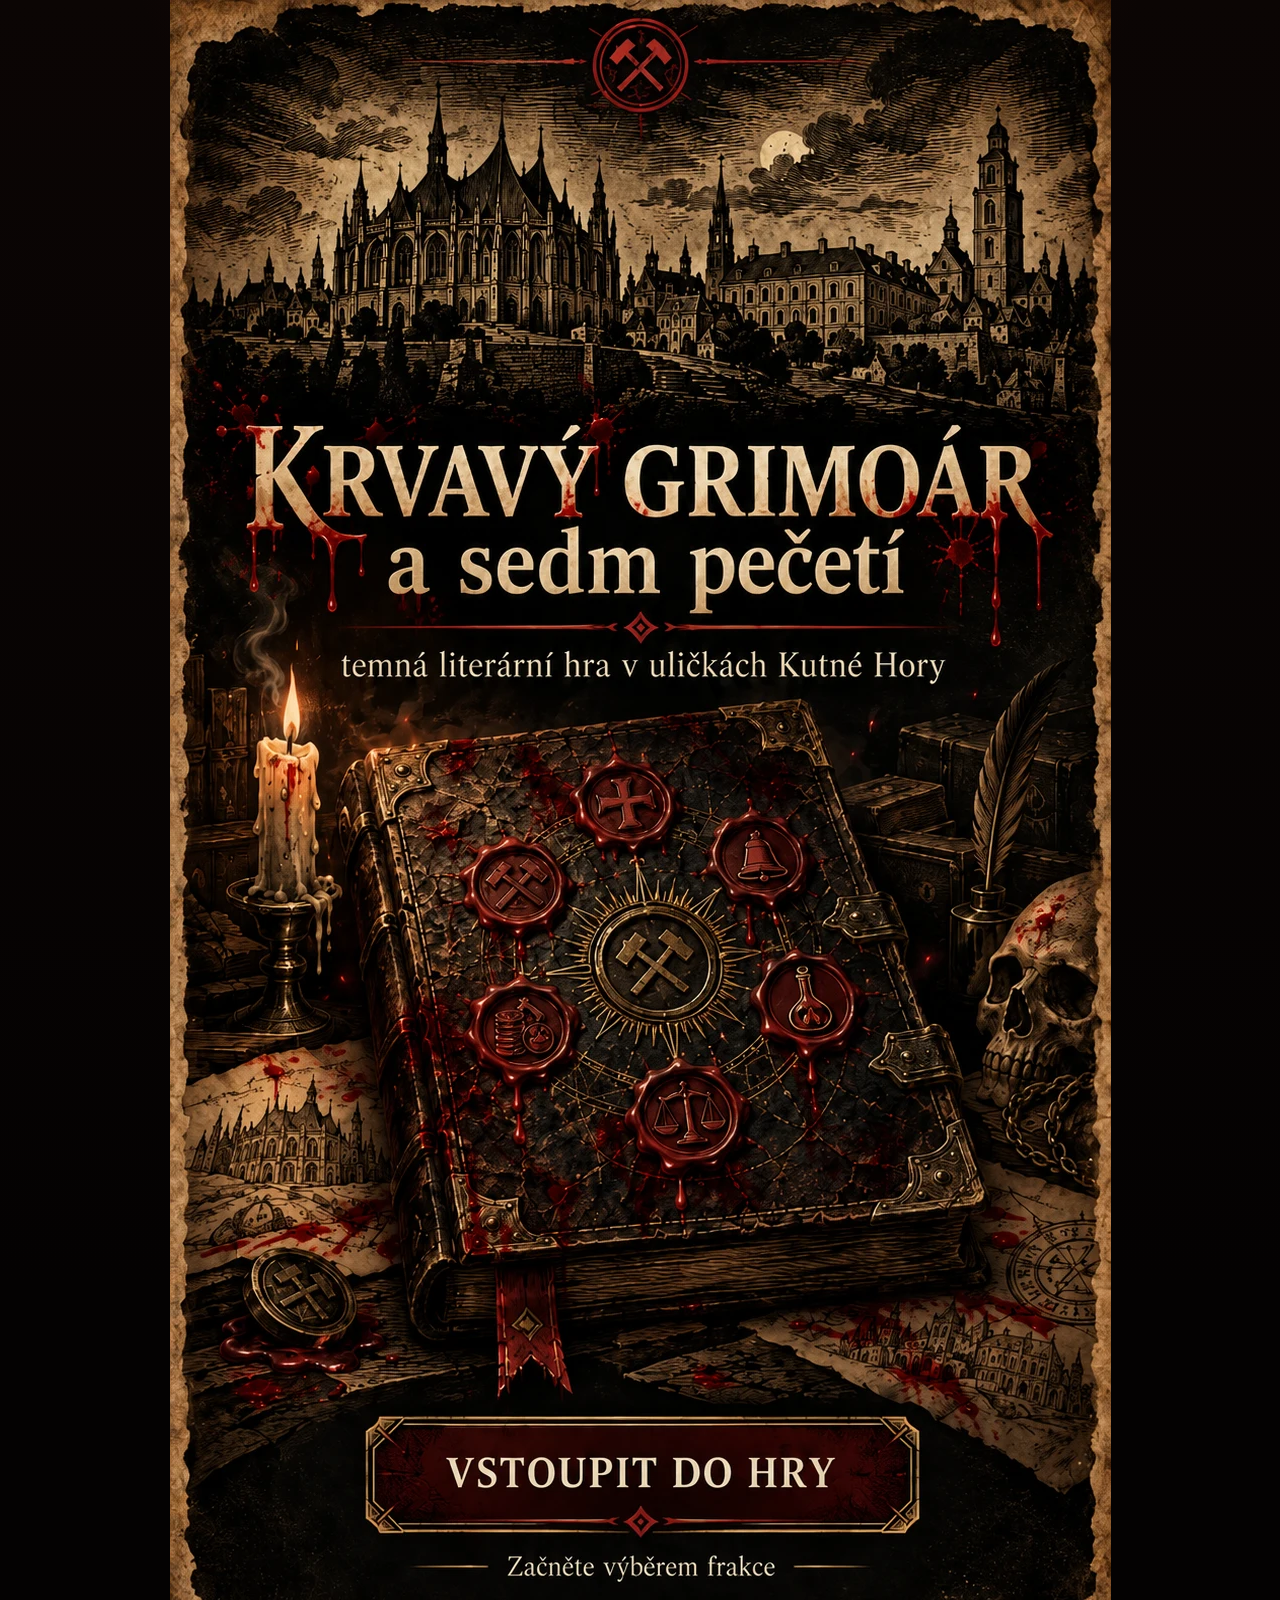
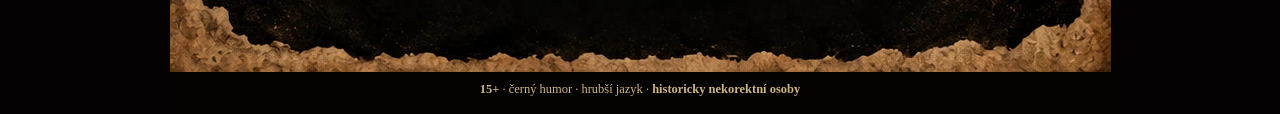
<file: index.html>
<!doctype html>
<html lang="cs">
<head>
<meta charset="utf-8">
<meta name="viewport" content="width=device-width,initial-scale=1,maximum-scale=5,user-scalable=yes,viewport-fit=cover">
<meta name="theme-color" content="#070403">
<title>Krvavý grimoár – finální verze</title>
<style>
:root{
  --bg:#070403;--bg2:#120806;--gold:#c99635;--gold2:#f2d17b;--blood:#731713;--blood2:#a32720;
  --paper:#ead8aa;--paper2:#c99c61;--ink:#2a180d;--cream:#f2dfb6;
}
*{box-sizing:border-box}
html,body{margin:0;min-height:100%;background:#050302;color:#ead7aa;font-family:Georgia,"Times New Roman",serif;overflow-anchor:none}
body{background:radial-gradient(circle at 50% -12%,rgba(123,25,17,.23),transparent 34rem),linear-gradient(#0b0504,#040202 75%)}
button,input{font:inherit}
button{touch-action:manipulation}
.app{width:min(100%,941px);margin:0 auto;min-height:100vh;background:#050302}
.screen{display:none;min-height:100vh;position:relative}.screen.active{display:block}
.screen.padded{padding:18px 14px 42px}
.art{position:relative;width:100%;margin:0 auto}.art>img{display:block;width:100%;height:auto}
.hot{position:absolute;border:0;background:transparent;cursor:pointer;z-index:3}
.hot:focus-visible{outline:2px solid rgba(242,209,123,.85);outline-offset:-3px}
.backline{display:inline-flex;align-items:center;gap:7px;color:#e1b95f;text-decoration:none;margin:4px 0 14px;cursor:pointer;font-weight:700}

/* title */
#title .hot-enter{left:20.5%;top:84.1%;width:59%;height:7.7%}
.age{text-align:center;padding:10px 12px 17px;font-size:.78rem;color:#ccb780;background:#050302}

/* faction select */
#faction .art{max-width:760px}
.faction-hit{position:absolute;border:0;background:transparent;cursor:pointer;border-radius:8px}
.faction-hit:focus-visible{outline:2px solid #efd174;outline-offset:-3px}

/* confirm */
#confirm{padding:0;background:#050302}
.confirm-wrap{position:relative;width:100%;max-width:760px;margin:0 auto}.confirm-wrap>img{display:block;width:100%}
#teamName{position:absolute;left:15.4%;top:57.95%;width:67.4%;height:3.45%;z-index:3;border:0;background:rgba(6,4,3,.985);color:#f4dfb3;padding:0 2.2%;text-align:left;font-size:clamp(.92rem,2.75vw,1.16rem);line-height:1.1;text-transform:none;box-shadow:inset 0 0 10px #000b;outline:none;border-radius:0}#teamName::placeholder{color:#d8c3a0;opacity:.9}
.confirm-go{left:13.4%;top:70.55%;width:73.2%;height:6.8%}.confirm-back{left:22.2%;top:79.2%;width:55.6%;height:5.7%}

/* profile */
#profile,#legend,#legend2,#legend3,#howto,#home{padding:0;background:#050302}
.profile-next{left:11.5%;top:87.35%;width:77%;height:6.65%}

/* legend + howto */
#legend .next{left:21%;top:85%;width:58%;height:7.5%}
#legend2 .next{left:24%;top:84.1%;width:52%;height:6.9%}
#legend2 .backhot{left:36%;top:91.2%;width:28%;height:5.4%}
#legend3 .howto{left:16%;top:91.1%;width:32%;height:5.7%}
#legend3 .start{left:49%;top:91.1%;width:38%;height:5.7%}
#legend3 .parch{left:29%;top:83.35%;width:58%;height:4.7%}
#legend3 .legend-live-back{position:absolute;left:2.2%;top:2.1%;z-index:5;border:1px solid #b88634;background:linear-gradient(#21130b,#0c0705);color:#efd394;padding:8px 14px;font-weight:700;letter-spacing:.04em;cursor:pointer;box-shadow:0 5px 14px #0008}
#howto .start{left:6%;top:89.1%;width:58%;height:7%}
#howto .backhot{left:66%;top:89.1%;width:29%;height:7%}

/* home location */
/* CONTROL PACKAGE: first/home location intentionally has no back-to-HUB control. */
#home .art{max-width:941px}
.home-verify{left:16%;top:77.3%;width:68%;height:8.2%}
.home-skip{left:20%;top:86.7%;width:60%;height:4.4%}
.home-clues{position:absolute;left:4.8%;right:4.8%;top:69.05%;display:grid;grid-template-columns:repeat(5,1fr);gap:0;z-index:4;pointer-events:none;text-align:center;color:#f2e3c0;text-shadow:0 2px 3px #000,0 0 6px #000;font-size:clamp(.66rem,2.45vw,1.34rem);line-height:1.05}
.home-clues span{display:block;white-space:nowrap;transform:none}
.home-reread{position:absolute;left:2.4%;top:1.05%;z-index:6;width:21.5%;height:5.1%;border:0;background:url("assets/popup_button_secondary.webp") center/100% 100% no-repeat;color:#f5dda3;padding:0 7px;font-family:Georgia,'Times New Roman',serif;font-size:clamp(.58rem,2.15vw,.95rem);font-weight:700;letter-spacing:.035em;cursor:pointer;text-shadow:0 2px 2px #000;text-transform:uppercase;-webkit-tap-highlight-color:transparent}.home-reread:hover,.home-reread:focus-visible{filter:brightness(1.12);outline:none}.home-reread:active{transform:translateY(1px)}
.haviri-znacky-badge{position:absolute;right:1.5%;top:1.2%;z-index:12;width:22%;border:0;background:transparent;padding:0;cursor:pointer;-webkit-tap-highlight-color:transparent;filter:drop-shadow(0 6px 12px rgba(0,0,0,.72))}.haviri-znacky-badge img{display:block;width:100%;height:auto;pointer-events:none}


.prototype-note{max-width:700px;margin:12px auto 26px;padding:10px 12px;border:1px solid #68461f;background:#0f0906;color:#cdb887;text-align:center;font-size:.85rem}
.test-confirm{display:none;max-width:700px;margin:10px auto 30px;width:calc(100% - 28px);padding:12px;border:1px solid #9a6d2f;background:#211108;color:#f1d077;font-weight:700;cursor:pointer}
.test-on .test-confirm{display:block}

/* popup – asset based master, no extra frames or fills */
.popup{position:fixed;inset:0;z-index:1000;display:none;align-items:center;justify-content:center;padding:16px;background:rgba(0,0,0,.72);backdrop-filter:blur(6px);-webkit-backdrop-filter:blur(6px)}
.popup.show{display:flex}
.popup-card{position:relative;width:min(94vw,820px);max-height:92vh;overflow:auto;padding:124px 78px 58px;text-align:center;color:#27160d;font-family:Georgia,"Times New Roman",serif;background:url("assets/popup_parchment_bg.webp") center/100% 100% no-repeat;filter:drop-shadow(0 26px 44px rgba(0,0,0,.66))}
.popup-seal{position:absolute;left:50%;top:12px;transform:translateX(-50%);width:118px;height:118px;display:grid;place-items:center;z-index:4;background:none;border:0;box-shadow:none}
.popup-seal img{display:block;width:100%;height:100%;object-fit:contain}
.popup-title{margin:0 0 12px;color:#74160f;font-size:clamp(2rem,5.6vw,3.35rem);line-height:1.02;text-transform:uppercase;letter-spacing:.018em;text-shadow:none}
.popup-title:after{content:"◆";display:block;margin:10px auto 0;font-size:.72rem;color:#9b5a27}
.popup-body{max-width:88%;margin:0 auto;font-size:clamp(1.08rem,2.8vw,1.65rem);line-height:1.42}
.popup-body p{margin:.62em 0}.popup-body b{color:#72160f}.popup-body small{font-size:.82em;color:#5a4630}
.popup-actions{display:grid;gap:14px;justify-items:center;margin-top:26px}.popup-actions.two{grid-template-columns:1fr 1fr;align-items:center}.popup-actions.two .popup-btn{width:100%}
.popup-btn{position:relative;display:block;width:min(86%,590px);min-height:66px;padding:17px 58px;border:0;background:url("assets/popup_button_primary.webp") center/100% 100% no-repeat;color:#f6df9d;font-weight:700;font-size:clamp(1.1rem,2.8vw,1.65rem);line-height:1.05;text-transform:uppercase;letter-spacing:.035em;cursor:pointer;text-shadow:0 2px 2px #430806;box-shadow:none}
.popup-btn.secondary{background-image:url("assets/popup_button_secondary.webp");color:#ecd8ad}
.popup-btn:hover,.popup-btn:focus-visible{filter:brightness(1.07);outline:none}
@media(max-width:520px){.popup{padding:6px}.popup-card{width:98vw;padding:104px 34px 40px}.popup-seal{top:8px;width:96px;height:96px}.popup-title{font-size:clamp(1.75rem,8vw,2.6rem)}.popup-body{max-width:94%;font-size:clamp(1rem,4.5vw,1.35rem)}.popup-actions.two{grid-template-columns:1fr}.popup-btn{width:94%;min-height:58px;padding:14px 38px}}


/* HUB – approved art; first location completion overlay */
#hub .hub-wrap{position:relative;width:100%;max-width:941px;margin:0 auto;background:#050302}
#hub .hub-wrap>img{display:block;width:100%;height:auto}
.hub-status{position:absolute;z-index:4;left:10.5%;right:10.5%;top:15.1%;height:6.7%;display:flex;align-items:center;justify-content:space-between;gap:12px;padding:0 2.8%;color:#f1d390;text-shadow:0 2px 4px #000;pointer-events:none}.hub-status b{font-size:clamp(.9rem,3.8vw,1.5rem)}.hub-status span{font-size:clamp(.78rem,3vw,1.15rem);font-weight:700}
.hub-radovi-done{position:absolute;z-index:5;left:9.8%;top:32.6%;width:38.6%;height:16.9%;pointer-events:none}.hub-radovi-done .check{position:absolute;left:3%;top:3%;width:clamp(34px,8vw,54px);height:clamp(34px,8vw,54px);border-radius:50%;display:grid;place-items:center;border:2px solid #f1d25f;background:rgba(9,5,3,.92);color:#ffe77c;font-size:clamp(1.25rem,5vw,2rem);box-shadow:0 0 16px rgba(231,188,66,.5)}.hub-radovi-done .code{position:absolute;right:3%;top:3%;padding:4px 10px;border:2px solid #e8c24d;background:rgba(8,5,3,.94);color:#ffe27a;font-weight:700;font-size:clamp(.9rem,3.5vw,1.35rem);box-shadow:0 0 14px rgba(231,188,66,.35)}
@media(max-width:520px){.task-order li{font-size:.72rem}.task-order .arrows button{min-width:28px;padding:1px 5px}.alt-grid{grid-template-columns:1fr}.task-live{padding-left:8px;padding-right:8px}}

/* hidden test badge */
.test-badge{display:none;position:fixed;right:8px;top:8px;z-index:1500;padding:5px 8px;background:#130906;border:1px solid #b9842f;color:#f0cf72;font-size:11px;font-weight:700}.test-on .test-badge{display:block}

/* ===== RADOVI TASK FLOW v3: approved art + unobtrusive interactive controls ===== */
#task{overflow-y:auto;overflow-x:hidden;-webkit-overflow-scrolling:touch}
.radovi-card{position:relative;width:min(941px,100%);margin:0 auto;background:#050302;filter:drop-shadow(0 18px 34px rgba(0,0,0,.68))}
.radovi-card>img{display:block;width:100%;height:auto}
.radovi-hot{position:absolute;z-index:30;border:0;background:transparent;cursor:pointer;-webkit-tap-highlight-color:transparent}

/* Řádoví: the original illustrated rows stay visible. Only the illustrated icon+name strips move; no CSS row boxes are drawn over the artwork. */
.radovi-strip{position:absolute;z-index:22;left:18.6%;width:64.3%;height:4.01%;object-fit:fill;pointer-events:none;filter:none;transition:top .14s ease}
.radovi-strip.r0{top:67.46%}.radovi-strip.r1{top:71.47%}.radovi-strip.r2{top:75.48%}.radovi-strip.r3{top:79.49%}.radovi-strip.r4{top:83.50%}
/* Klikaci plochy presne kopiruji dve sipky nad sebou v puvodni grafice. */
.radovi-arrow{position:absolute;z-index:34;left:83.35%;width:5.15%;height:1.72%;border:0;background:transparent;cursor:pointer;-webkit-tap-highlight-color:transparent;padding:0;margin:0;touch-action:manipulation}
.radovi-arrow.up.r0{top:67.52%}.radovi-arrow.down.r0{top:69.34%}
.radovi-arrow.up.r1{top:71.53%}.radovi-arrow.down.r1{top:73.35%}
.radovi-arrow.up.r2{top:75.54%}.radovi-arrow.down.r2{top:77.36%}
.radovi-arrow.up.r3{top:79.55%}.radovi-arrow.down.r3{top:81.37%}
.radovi-arrow.up.r4{top:83.56%}.radovi-arrow.down.r4{top:85.38%}
.radovi-arrow:focus-visible{outline:2px solid rgba(255,222,135,.72);outline-offset:-2px}
/* Cela graficka polozka je zaroven dotykovy drag-handle. Bez viditelneho HTML ramecku. */
.radovi-drag{position:absolute;z-index:32;left:18.6%;width:64.0%;height:4.01%;border:0;background:transparent;padding:0;margin:0;cursor:grab;touch-action:none;-webkit-tap-highlight-color:transparent}
.radovi-drag.r0{top:67.46%}.radovi-drag.r1{top:71.47%}.radovi-drag.r2{top:75.48%}.radovi-drag.r3{top:79.49%}.radovi-drag.r4{top:83.50%}
.radovi-drag.dragging{cursor:grabbing}
.radovi-main-hint{left:5.8%;top:90.5%;width:42.6%;height:7.5%}
.radovi-main-check{left:50.2%;top:90.5%;width:44%;height:7.5%}
.radovi-hint-ok{left:24%;top:71.8%;width:52%;height:8.2%}
.radovi-correct-next{left:20%;top:74.5%;width:60%;height:8.8%}
.radovi-wrong-back{left:8.7%;top:67.5%;width:39.5%;height:8.8%}
.radovi-wrong-giveup{left:50.3%;top:67.5%;width:41%;height:8.8%}
.radovi-preseal-break{left:7%;top:88.2%;width:86%;height:8.4%}
.radovi-broken-hub{left:21%;top:79.3%;width:58%;height:8.3%}

/* Alternative answer after the hint — same gothic black/red/gold language as the task card. */
.radovi-answer-wrap{position:relative;width:min(760px,94%);margin:22px auto 56px;padding:22px 22px 20px;box-sizing:border-box;background:radial-gradient(circle at 50% 0,rgba(74,12,10,.62),transparent 44%),linear-gradient(180deg,#0b0706,#030303 72%);border:2px solid #c69435;outline:1px solid rgba(97,51,10,.85);outline-offset:-7px;box-shadow:0 16px 38px #000c,inset 0 0 34px rgba(111,54,14,.18);color:#f0d38a;font-family:Georgia,'Times New Roman',serif}
.radovi-answer-wrap:before,.radovi-answer-wrap:after{content:'◆';position:absolute;top:8px;color:#d9a53a;font-size:.7rem}.radovi-answer-wrap:before{left:10px}.radovi-answer-wrap:after{right:10px}
.radovi-answer-wrap h2{text-align:center;margin:0 0 18px;color:#f4df9f;font-size:clamp(1.35rem,5vw,2.05rem);letter-spacing:.035em;text-shadow:0 2px 2px #000}
.radovi-answer-grid{display:grid;grid-template-columns:1fr 1fr;gap:18px;margin-bottom:17px}
.radovi-answer-grid label{display:block;text-align:center;color:#dcae52;font-weight:700;font-size:.82rem;letter-spacing:.05em}
.radovi-answer-grid input{display:block;width:100%;box-sizing:border-box;margin-top:7px;padding:13px 12px;background:linear-gradient(180deg,#080707,#0b0908);border:1.5px solid #c18c2d;box-shadow:inset 0 0 13px #000;color:#f4e7bd;text-align:center;font-family:Georgia,serif;font-size:1.18rem;text-transform:uppercase;outline:none}
.radovi-answer-grid input:focus{border-color:#e0bb60;box-shadow:inset 0 0 13px #000,0 0 0 1px rgba(232,193,99,.38)}
.radovi-answer-actions{display:grid;grid-template-columns:1fr 1.42fr;gap:12px}
.radovi-answer-actions button{min-height:58px;border:0;color:#f6e6bb;font-family:Georgia,serif;font-weight:700;font-size:clamp(.9rem,3.3vw,1.18rem);cursor:pointer;text-transform:uppercase;letter-spacing:.015em;text-shadow:0 2px 2px #000}
.radovi-answer-actions .hint{background:url("assets/popup_button_secondary.webp") center/100% 100% no-repeat}
.radovi-answer-actions .check{background:url("assets/popup_button_primary.webp") center/100% 100% no-repeat}
.radovi-answer-actions button:active{transform:translateY(1px)}
@media(max-width:520px){.radovi-answer-grid{gap:10px}.radovi-answer-actions{grid-template-columns:1fr 1.3fr}.radovi-answer-wrap{padding:18px 14px 16px}}


/* ===== ZTRACENY PERGAMEN ===== */
#parchment{padding:0;background:#050302}
.parchment-wrap{position:relative;width:100%;max-width:941px;margin:0 auto;background:#050302}
.parchment-wrap>img{display:block;width:100%;height:auto}
.parchment-back{left:17.0%;top:91.0%;width:20.7%;height:5.8%}
.parchment-check{left:39.1%;top:91.0%;width:41.7%;height:5.8%}
.parchment-solved{display:none;position:absolute;right:4%;top:2.2%;z-index:6;padding:8px 12px;background:rgba(8,5,3,.9);border:2px solid #d8aa3f;color:#f5d675;font-weight:700;letter-spacing:.05em;box-shadow:0 5px 16px #000a;text-transform:uppercase}
.parchment-solved.show{display:block}
.parchment-answer{display:block;width:min(92%,520px);margin:18px auto 4px;padding:13px 14px;border:2px solid #a66f24;background:#160b07;color:#f2ddb1;text-align:center;font-size:clamp(1.1rem,3.5vw,1.45rem);font-family:Georgia,"Times New Roman",serif;letter-spacing:.06em;text-transform:uppercase;outline:none;box-shadow:inset 0 0 16px #000b}
.parchment-answer:focus{border-color:#d9ad4d;box-shadow:inset 0 0 16px #000b,0 0 0 2px rgba(217,173,77,.22)}
.hub-parch-hotspot{position:absolute;z-index:20;left:9.4%;width:81.2%;top:22.7%;height:9.1%;border:0;background:transparent;cursor:pointer;-webkit-tap-highlight-color:transparent;pointer-events:auto;touch-action:manipulation}

.hub-parch-status{position:absolute;z-index:21;left:36.0%;right:10.5%;top:27.35%;min-height:2.6%;display:flex;align-items:center;justify-content:center;text-align:center;color:#ead7a4;font-family:Georgia,"Times New Roman",serif;font-size:clamp(.62rem,2.35vw,1.05rem);font-weight:700;line-height:1.15;letter-spacing:.015em;text-shadow:0 2px 3px #000,0 0 7px #000;pointer-events:none}
.hub-parch-status.solved{color:#ffe07a;font-size:clamp(.72rem,2.7vw,1.18rem);letter-spacing:.05em}


/* ===== LAPKOVE HOME FLOW ===== */
.lapkove-card{position:relative;width:min(941px,100%);margin:0 auto;background:#050302;filter:drop-shadow(0 18px 34px rgba(0,0,0,.68))}
.lapkove-card>img{display:block;width:100%;height:auto}
.lapkove-hot{position:absolute;z-index:30;border:0;background:transparent;cursor:pointer;-webkit-tap-highlight-color:transparent}
.lapkove-story-next{left:20%;top:89.2%;width:60%;height:6.4%}
.lapkove-wrong-back{left:19%;top:77.8%;width:62%;height:7.4%}
.lapkove-correct-next{left:20%;top:89.0%;width:60%;height:6.8%}
.lapkove-villon-next{left:18%;top:88.6%;width:64%;height:8.0%}
.lapkove-broken-hub{left:22%;top:80.3%;width:56%;height:6.8%}
.hub-lapkove-done{position:absolute;z-index:5;left:23%;top:85.0%;width:54%;height:13.0%;pointer-events:none}
.hub-lapkove-done .check{position:absolute;left:3%;top:3%;width:clamp(34px,8vw,54px);height:clamp(34px,8vw,54px);border-radius:50%;display:grid;place-items:center;border:2px solid #f1d25f;background:rgba(9,5,3,.92);color:#ffe77c;font-size:clamp(1.25rem,5vw,2rem);box-shadow:0 0 16px rgba(231,188,66,.5)}
.hub-lapkove-done .code{position:absolute;right:3%;top:3%;padding:4px 10px;border:2px solid #e8c24d;background:rgba(8,5,3,.94);color:#ffe27a;font-weight:700;font-size:clamp(.9rem,3.5vw,1.35rem);box-shadow:0 0 14px rgba(231,188,66,.35)}
.hub-lapkove-hotspot{position:absolute;z-index:18;left:23.0%;top:85.0%;width:54.0%;height:12.7%;border:0;background:transparent;cursor:pointer;-webkit-tap-highlight-color:transparent;touch-action:manipulation}
.hub-radovi-hotspot{position:absolute;z-index:18;left:9.8%;top:32.6%;width:38.6%;height:16.9%;border:0;background:transparent;cursor:pointer;-webkit-tap-highlight-color:transparent;touch-action:manipulation}
.lapkove-story-others-next{left:20%;top:89.2%;width:60%;height:6.4%}
.home-hub-back{position:absolute;z-index:8;left:2.2%;top:1.2%;width:34%;height:4.8%;border:0;background:url("assets/popup_button_secondary.webp") center/100% 100% no-repeat;color:#f3d995;font-family:Georgia,"Times New Roman",serif;font-weight:700;font-size:clamp(.62rem,2.2vw,1rem);letter-spacing:.02em;text-shadow:0 2px 2px #000;cursor:pointer;-webkit-tap-highlight-color:transparent;display:none;padding:0 8px}
#home.hub-mode .home-hub-back{display:block}
.home-hub-back:active{transform:translateY(1px)}


/* ===== ZVONICI FLOW ===== */
.zvonici-card{position:relative;width:min(941px,100%);margin:0 auto;background:#050302;filter:drop-shadow(0 18px 34px rgba(0,0,0,.68))}
.zvonici-card>img{display:block;width:100%;height:auto}
.zvonici-hot{position:absolute;z-index:30;border:0;background:transparent;cursor:pointer;-webkit-tap-highlight-color:transparent}
.zvonici-story-back{display:none!important}
.zvonici-story-patch{position:absolute;z-index:26;left:0;top:0;width:45%;height:6.1%;pointer-events:none;background:linear-gradient(90deg,rgba(5,3,2,.99) 0%,rgba(5,3,2,.98) 72%,rgba(5,3,2,.72) 88%,transparent 100%)}
.zvonici-story-next{left:20%;top:89.3%;width:60%;height:6.6%}
.zvonici-task-hint{left:4.4%;top:90.0%;width:43.0%;height:7.5%}
.zvonici-task-check{left:49.0%;top:90.0%;width:46.0%;height:7.5%}
.zvonici-digit{position:absolute;z-index:35;top:84.15%;width:11.8%;height:4.45%;border:0;background:transparent;color:#f6d777;text-align:center;font-family:Georgia,'Times New Roman',serif;font-size:clamp(1.35rem,5vw,2.5rem);font-weight:700;line-height:1;outline:none;text-shadow:0 2px 3px #000;caret-color:#f6d777;padding:0 0 .10em!important;text-indent:0!important;box-sizing:border-box;-webkit-appearance:none;appearance:none}
.zvonici-digit.d1{left:22.9%}.zvonici-digit.d2{left:36.7%}.zvonici-digit.d3{left:50.5%}.zvonici-digit.d4{left:64.3%}
.zvonici-correct-next{left:19%;top:89.5%;width:62%;height:6.8%}
.zvonici-literary-next{left:15%;top:88.6%;width:70%;height:8.1%}
.zvonici-broken-hub{left:22%;top:80.4%;width:56%;height:7.0%}
.zvonici-advantage{position:absolute;z-index:38;left:18%;top:22.4%;width:64%;height:5.4%;box-sizing:border-box;padding:.75% 6% .7%;background:url("assets/popup_button_primary.webp") center/100% 100% no-repeat;color:#f5e5b7;font-family:Georgia,'Times New Roman',serif;font-size:clamp(.62rem,2.0vw,.88rem);line-height:1.12;text-align:center;text-shadow:0 2px 2px #000;filter:drop-shadow(0 5px 9px rgba(0,0,0,.58));pointer-events:none;display:flex;flex-direction:column;justify-content:center}
.zvonici-advantage b{display:block;color:#ffe17d;letter-spacing:.045em;font-size:1.04em;margin-bottom:1px}
.zvonici-hint-cost{position:absolute;z-index:36;left:4.4%;top:95.05%;width:43%;text-align:center;color:#f5d77d;font-family:Georgia,'Times New Roman',serif;font-weight:700;font-size:clamp(.52rem,1.8vw,.78rem);pointer-events:none;text-shadow:0 2px 2px #000}

.hub-zvonici-hotspot{position:absolute;z-index:18;left:51.4%;top:32.6%;width:38.6%;height:16.9%;border:0;background:transparent;cursor:pointer;-webkit-tap-highlight-color:transparent;touch-action:manipulation}
.hub-zvonici-done{position:absolute;z-index:5;left:51.4%;top:32.6%;width:38.6%;height:16.9%;pointer-events:none}
.hub-zvonici-done .check{position:absolute;left:3%;top:3%;width:clamp(34px,8vw,54px);height:clamp(34px,8vw,54px);border-radius:50%;display:grid;place-items:center;border:2px solid #f1d25f;background:rgba(9,5,3,.92);color:#ffe77c;font-size:clamp(1.25rem,5vw,2rem);box-shadow:0 0 16px rgba(231,188,66,.5)}
.hub-zvonici-done .code{position:absolute;right:3%;top:3%;padding:4px 10px;border:2px solid #e8c24d;background:rgba(8,5,3,.94);color:#ffe27a;font-weight:700;font-size:clamp(.9rem,3.5vw,1.35rem);box-shadow:0 0 14px rgba(231,188,66,.35)}


/* ===== ALCHYMISTE FLOW ===== */
.alch-card{position:relative;width:min(941px,100%);margin:0 auto;background:#050302;filter:drop-shadow(0 18px 34px rgba(0,0,0,.68))}
.alch-card>img{display:block;width:100%;height:auto}.alch-hot{position:absolute;z-index:32;border:0;background:transparent;cursor:pointer;-webkit-tap-highlight-color:transparent}
.alch-first-next{left:10%;top:89%;width:80%;height:7%}.alch-story-next{left:14%;top:88.5%;width:72%;height:7%}
.alch-digit{position:absolute;z-index:36;top:82.05%;width:12.4%;height:5.25%;border:0;background:transparent;color:#f5e3b0;text-align:center;font-family:Georgia,serif;font-size:clamp(1.65rem,6.8vw,3rem);font-weight:700;line-height:1;outline:none;text-transform:uppercase;caret-color:#f5d77d;padding:0;margin:0;box-sizing:border-box}.alch-digit.d1{left:27.7%}.alch-digit.d2{left:43.8%}.alch-digit.d3{left:59.9%}
.alch-task-hint{left:3.8%;top:88.2%;width:45.5%;height:6.2%}.alch-task-check{left:50.7%;top:88.2%;width:45.5%;height:6.2%}.alch-task-giveup{left:3.8%;top:94.3%;width:92.4%;height:4.3%}
.alch-hint-back{left:10%;top:88.5%;width:80%;height:8%}.alch-wrong-back{left:4%;top:78%;width:44%;height:8.7%}.alch-wrong-giveup{left:50%;top:78%;width:46%;height:8.7%}
.alch-correct-break{left:8%;top:88.8%;width:84%;height:7.4%}.alch-broken-hub{left:15%;top:80.5%;width:70%;height:7%}
.alch-advantage{position:absolute;z-index:44;right:2.0%;top:1.3%;width:18.5%;aspect-ratio:1.33/1;border:0;background:transparent;padding:0;cursor:pointer;-webkit-tap-highlight-color:transparent;filter:drop-shadow(0 5px 10px rgba(0,0,0,.72))}.alch-advantage img{display:block;width:100%;height:100%;object-fit:contain;pointer-events:none}
.alch-stereo-hot{position:absolute;z-index:34;left:12.2%;top:31.0%;width:75.6%;height:10.8%;border:0;background:transparent;cursor:zoom-in;-webkit-tap-highlight-color:transparent}.image-zoom{position:fixed;inset:0;z-index:1000;display:none;background:rgba(0,0,0,.97);overflow:auto;-webkit-overflow-scrolling:touch}.image-zoom.open{display:block}.image-zoom-inner{min-width:max(100%,1550px);min-height:100%;display:flex;align-items:center;justify-content:flex-start;padding:64px 18px 28px;box-sizing:border-box}.image-zoom img{display:block;width:1550px;height:auto;max-width:none;flex:0 0 auto;box-shadow:0 0 28px rgba(0,0,0,.8)}.image-zoom-close{position:fixed;z-index:1001;right:14px;top:14px;border:1px solid #d8ad43;background:#160b07;color:#f7e7ad;font:700 1rem Georgia,serif;padding:.55rem .8rem;border-radius:8px;cursor:pointer}
.alch-location-mask{position:absolute;z-index:7;left:0;top:0;width:43%;height:5.2%;background:linear-gradient(90deg,#050302 0%,#050302 78%,rgba(5,3,2,.82) 90%,transparent 100%);display:none;pointer-events:none}#home.alch-home-mode .alch-location-mask{display:block}#home.alch-home-mode .home-hub-back{display:none!important}#home.alch-home-mode .home-reread{display:block;z-index:9}#home.alch-location .home-clues{display:none!important}#home.alch-location .home-verify{left:17%;top:79%;width:66%;height:6.8%}#home.alch-location .home-skip{left:20%;top:86.2%;width:60%;height:3.3%}#home.alch-location.hub-mode .home-hub-back{left:1.6%;top:.5%;width:38%;height:4.8%;background:transparent;color:transparent;text-shadow:none}
#home.haviri-location .home-clues{display:none!important}
#home.haviri-location .home-verify{left:16%;top:73.0%;width:68%;height:7.4%}
#home.haviri-location .home-skip{left:20%;top:81.7%;width:60%;height:4.0%}
#home.konesele-location .home-clues{display:none!important}
#home.konesele-location .home-verify{left:16%;top:75.9%;width:68%;height:7.6%}
#home.konesele-location .home-skip{left:20%;top:82.7%;width:60%;height:3.6%}
.hub-alchymiste-hotspot{position:absolute;z-index:18;left:51.4%;top:50.6%;width:38.6%;height:16.9%;border:0;background:transparent;cursor:pointer;touch-action:manipulation}.hub-alchymiste-done{position:absolute;z-index:5;left:51.4%;top:50.6%;width:38.6%;height:16.9%;pointer-events:none}.hub-alchymiste-done .check{position:absolute;left:3%;top:3%;width:clamp(34px,8vw,54px);height:clamp(34px,8vw,54px);border-radius:50%;display:grid;place-items:center;border:2px solid #f1d25f;background:rgba(9,5,3,.92);color:#ffe77c;font-size:clamp(1.25rem,5vw,2rem)}.hub-alchymiste-done .code{position:absolute;right:3%;top:3%;padding:4px 10px;border:2px solid #e8c24d;background:rgba(8,5,3,.94);color:#ffe27a;font-weight:700;font-size:clamp(.9rem,3.5vw,1.35rem)}

.hub-haviri-hotspot{position:absolute;z-index:18;left:9.8%;top:50.6%;width:38.6%;height:16.9%;border:0;background:transparent;cursor:pointer;touch-action:manipulation}.hub-haviri-done{position:absolute;z-index:5;left:9.8%;top:50.6%;width:38.6%;height:16.9%;pointer-events:none}.hub-haviri-done .check{position:absolute;left:3%;top:3%;width:clamp(34px,8vw,54px);height:clamp(34px,8vw,54px);border-radius:50%;display:grid;place-items:center;border:2px solid #f1d25f;background:rgba(9,5,3,.92);color:#ffe77c;font-size:clamp(1.25rem,5vw,2rem);box-shadow:0 0 16px rgba(231,188,66,.5)}.hub-haviri-done .code{position:absolute;right:3%;top:3%;padding:4px 10px;border:2px solid #e8c24d;background:rgba(8,5,3,.94);color:#ffe27a;font-weight:700;font-size:clamp(.9rem,3.5vw,1.35rem);box-shadow:0 0 14px rgba(231,188,66,.35)}

.kon-card{position:relative;width:100%;max-width:760px;margin:0 auto;background:#090604}.kon-card img{display:block;width:100%;height:auto}.kon-hot{position:absolute;z-index:25;border:0;background:transparent;cursor:pointer;-webkit-tap-highlight-color:transparent}.kon-answer{position:absolute;z-index:32;left:25.3%;top:79.05%;width:49.4%;height:3.45%;border:0;background:rgba(7,7,7,.97);color:#f5e3b0;text-align:center;font-family:Georgia,serif;font-size:clamp(1.15rem,4.6vw,2rem);font-weight:700;line-height:1.05;outline:none;text-transform:uppercase;caret-color:#f5d77d;padding:.15em .35em 0;box-sizing:border-box;box-shadow:inset 0 0 10px rgba(0,0,0,.8)}.kon-story{min-height:100vh;background:radial-gradient(circle at 50% 0,#49200d 0,#140b07 35%,#050403 100%);border:2px solid #9c681d;box-shadow:inset 0 0 0 3px #241306,inset 0 0 45px #000;padding:5.5% 5.5% 8%;color:#2d160d;position:relative}.kon-story:before{content:'PECUNIA, LEX ET MENDACIUM';display:block;text-align:center;color:#f3d58b;font-family:Georgia,serif;font-weight:700;font-size:clamp(1.35rem,5vw,2.6rem);letter-spacing:.04em;text-shadow:0 2px 4px #000;background:linear-gradient(#49100d,#210604);border:2px solid #c89227;padding:5% 2%;margin:-5.5% -5.5% 4.5%}.kon-parch{background:#e9c98f;background:linear-gradient(#f0d7a5,#e2bd7c);border:2px solid #6a3919;padding:6% 6% 5%;font-family:Georgia,serif;font-size:clamp(1rem,3.5vw,1.45rem);line-height:1.42;text-align:center;box-shadow:0 0 25px #0008}.kon-parch h2{color:#781c16;margin:.2em 0 .6em;font-size:1.35em}.kon-parch p{margin:.65em 0}.kon-story-btn{display:block;width:70%;margin:5% auto 0;background:linear-gradient(#8d1a12,#4b0d09);border:3px solid #d2a13a;color:#f5d995;font-family:Georgia,serif;font-weight:700;font-size:clamp(1.25rem,4.8vw,2rem);padding:3.2% 2%;text-align:center;box-shadow:0 0 0 2px #2e1607,0 4px 12px #000;cursor:pointer}
.hub-konesele-hotspot{position:absolute;z-index:18;left:9.8%;top:68.6%;width:38.6%;height:16.9%;border:0;background:transparent;cursor:pointer;touch-action:manipulation}.hub-konesele-done{position:absolute;z-index:5;left:9.8%;top:68.6%;width:38.6%;height:16.9%;pointer-events:none}.hub-konesele-done .check{position:absolute;left:3%;top:3%;width:clamp(34px,8vw,54px);height:clamp(34px,8vw,54px);border-radius:50%;display:grid;place-items:center;border:2px solid #f1d25f;background:rgba(9,5,3,.92);color:#ffe77c;font-size:clamp(1.25rem,5vw,2rem)}.hub-konesele-done .code{position:absolute;right:3%;top:3%;padding:4px 10px;border:2px solid #e8c24d;background:rgba(8,5,3,.94);color:#ffe27a;font-weight:700;font-size:clamp(.9rem,3.5vw,1.35rem)}

/* ===== MINCMISTRI FLOW ===== */
.minc-card{position:relative;width:min(941px,100%);margin:0 auto;background:#050302;filter:drop-shadow(0 18px 34px rgba(0,0,0,.68))}
.minc-card>img{display:block;width:100%;height:auto}
.minc-hot{position:absolute;z-index:34;border:0;background:transparent;cursor:pointer;-webkit-tap-highlight-color:transparent}
.minc-first-next{left:17%;top:87.5%;width:66%;height:7.2%}
.minc-story-next{left:25%;top:88.0%;width:50%;height:7.8%}
.minc-answer{position:absolute;z-index:37;left:22.0%;top:82.2%;width:56.0%;height:4.8%;border:0;background:rgba(8,8,8,.96);color:#f5e3b0;text-align:center;font-family:Georgia,serif;font-size:clamp(1.15rem,4.6vw,2rem);font-weight:700;line-height:1.05;outline:none;text-transform:uppercase;caret-color:#f5d77d;padding:.1em .35em 0;box-sizing:border-box;box-shadow:inset 0 0 10px rgba(0,0,0,.82)}
.minc-task-hint{left:4.8%;top:89.1%;width:27.7%;height:6.0%}
.minc-task-check{left:34.0%;top:89.1%;width:32.0%;height:6.0%}
.minc-task-giveup{left:67.5%;top:89.1%;width:27.7%;height:6.0%}
.minc-advantage{position:absolute;z-index:48;right:1.5%;top:1.0%;width:18.5%;border:0;background:transparent;padding:0;cursor:pointer;-webkit-tap-highlight-color:transparent;filter:drop-shadow(0 5px 10px rgba(0,0,0,.72))}
.minc-advantage img{display:block;width:100%;height:auto;pointer-events:none}
.kon-advantage-badge{position:absolute;z-index:64;right:1.4%;top:1.2%;width:20.5%;border:0;background:transparent;padding:0;cursor:pointer;-webkit-tap-highlight-color:transparent;filter:drop-shadow(0 6px 10px rgba(0,0,0,.7))}.kon-advantage-badge img{display:block;width:100%;height:auto;pointer-events:none}.kon-card .kon-advantage-badge{width:25%;right:1.2%;top:1.2%}
#home.mincmistri-location .home-clues{display:none!important}
#home.mincmistri-location .home-verify{left:16%;top:72.4%;width:68%;height:6.4%}
#home.mincmistri-location .home-skip{left:20%;top:79.8%;width:60%;height:3.2%}
.hub-mincmistri-hotspot{position:absolute;z-index:18;left:51.4%;top:68.6%;width:38.6%;height:16.9%;border:0;background:transparent;cursor:pointer;touch-action:manipulation}
.hub-mincmistri-done{position:absolute;z-index:5;left:51.4%;top:68.6%;width:38.6%;height:16.9%;pointer-events:none}
.hub-mincmistri-done .check{position:absolute;left:3%;top:3%;width:clamp(34px,8vw,54px);height:clamp(34px,8vw,54px);border-radius:50%;display:grid;place-items:center;border:2px solid #f1d25f;background:rgba(9,5,3,.92);color:#ffe77c;font-size:clamp(1.25rem,5vw,2rem)}
.hub-mincmistri-done .code{position:absolute;right:3%;top:3%;padding:4px 10px;border:2px solid #e8c24d;background:rgba(8,5,3,.94);color:#ffe27a;font-weight:700;font-size:clamp(.9rem,3.5vw,1.35rem)}


/* ===== FINÁLE – testovací lineární větev ===== */
.final-card{position:relative;width:min(941px,100%);margin:0 auto;background:#050302;filter:drop-shadow(0 18px 34px rgba(0,0,0,.68))}.final-card>img{display:block;width:100%;height:auto}.final-hot{position:absolute;z-index:40;border:0;background:transparent;cursor:pointer;-webkit-tap-highlight-color:transparent}
body.final-mode{overflow:hidden}
#ultima.active,#inFovea.active,#foundGrimoar.active,#grimoarYours.active,#finis.active,#timeExpired.active,#gameClosed.active{display:block;position:fixed;z-index:900;top:0;bottom:0;left:50%;transform:translateX(-50%);width:min(100%,941px);min-height:0;height:100dvh;overflow-y:auto;overflow-x:hidden;overscroll-behavior:contain;-webkit-overflow-scrolling:touch;background:#050302;padding:0;margin:0;overflow-anchor:none}
#ultima.active .final-card,#inFovea.active .final-card,#foundGrimoar.active .final-card,#grimoarYours.active .final-card,#finis.active .final-card,#timeExpired.active .final-card{margin:0 auto;padding:0;top:0}
.ultima-hint1{left:7.5%;top:78.2%;width:42.5%;height:7.3%}.ultima-hint2{left:50.2%;top:78.2%;width:42.2%;height:7.3%}.ultima-verify{left:9.5%;top:86.0%;width:81%;height:7.0%}
.in-fovea-next{left:15%;top:88.0%;width:70%;height:7.0%}.grimoar-found-next{left:17%;top:89.0%;width:66%;height:7.0%}.grimoar-yours-next{left:17%;top:88.5%;width:66%;height:7.5%}.finis-save{left:14%;top:90.2%;width:72%;height:7.0%}
.time-expired-end{left:21%;top:90.0%;width:58%;height:7.0%}.closed-panel{min-height:100dvh;width:100%;display:flex;align-items:center;justify-content:center;text-align:center;padding:28px;background:#050302;color:#ead7aa}.closed-panel h1{margin:0 0 12px;color:#d7a842;font-size:clamp(2rem,8vw,4rem)}.closed-panel p{margin:0;font-size:clamp(1rem,4vw,1.4rem);line-height:1.45}
.grimoar-dynamic{position:absolute;z-index:34;left:27%;top:70.2%;width:46%;height:9.5%;display:flex;flex-direction:column;align-items:center;justify-content:center;gap:.22em;background:transparent;color:#8b1a13;font-family:Georgia,'Times New Roman',serif;text-align:center;border:0;box-shadow:none;padding:0 .8%}.grimoar-dynamic .faction{font-weight:700;font-size:clamp(1.05rem,4vw,1.9rem);line-height:1.08}.grimoar-dynamic .team{font-weight:700;font-size:clamp(1.2rem,4.6vw,2.25rem);line-height:1.04}
.result-value{position:absolute;z-index:36;right:16.8%;width:31.5%;height:2.45%;display:flex;align-items:center;justify-content:flex-start;padding-left:1.2%;background:transparent;color:#ead8aa;font-family:Georgia,'Times New Roman',serif;font-size:clamp(.72rem,2.45vw,1.15rem);white-space:nowrap;overflow:hidden;text-overflow:ellipsis;text-shadow:0 1px 2px rgba(0,0,0,.65)}.rv-team{top:66.75%}.rv-faction{top:69.55%}.rv-date{top:72.35%}.rv-clean{top:75.15%}.rv-penalty{top:77.95%}.rv-total{top:80.75%}
@media(max-width:520px){.result-value{font-size:clamp(.62rem,2.7vw,.9rem)}}

</style>
</head>
<body>
<div class="test-badge">TEST MODE</div>
<main class="app">
<section id="title" class="screen active">
  <div class="art"><img src="assets/title.webp" alt="Krvavý grimoár a Sedm pečetí"><button class="hot hot-enter" aria-label="Vstoupit do hry"></button></div>
  <div class="age"><b>15+</b> · černý humor · hrubší jazyk · <b>historicky nekorektní osoby</b></div>
</section>

<section id="faction" class="screen">
  <div class="art" style="max-width:760px">
    <img src="assets/faction_select.webp" alt="Vyberte svou frakci">
    <button class="faction-hit" style="left:4.4%;top:25.4%;width:44.8%;height:17.1%" data-faction="radovi" aria-label="Řádoví bratři"></button>
    <button class="faction-hit" style="left:51.4%;top:25.4%;width:44.8%;height:17.1%" data-faction="zvonici" aria-label="Zvoníci"></button>
    <button class="faction-hit" style="left:4.4%;top:43.8%;width:44.8%;height:17.1%" data-faction="haviri" aria-label="Havíři"></button>
    <button class="faction-hit" style="left:51.4%;top:43.8%;width:44.8%;height:17.1%" data-faction="alchymiste" aria-label="Alchymisté"></button>
    <button class="faction-hit" style="left:4.4%;top:62.3%;width:44.8%;height:17.1%" data-faction="konesele" aria-label="Konšelé"></button>
    <button class="faction-hit" style="left:51.4%;top:62.3%;width:44.8%;height:17.1%" data-faction="mincmistri" aria-label="Mincmistři"></button>
    <button class="faction-hit" style="left:17.1%;top:80.5%;width:66%;height:15.7%" data-faction="lapkove" aria-label="Lapkové"></button>
  </div>
</section>

<section id="confirm" class="screen">
  <div class="confirm-wrap">
    <img id="confirmArt" src="assets/confirm_radovi.webp" alt="Potvrzení frakce">
    <input id="teamName" maxlength="40" autocomplete="off" aria-label="Název družiny" placeholder="Název družiny">
    <button class="hot confirm-go" aria-label="Potvrdit frakci"></button>
    <button class="hot confirm-back" aria-label="Zpět k výběru frakce"></button>
  </div>
</section>

<section id="profile" class="screen">
  <div class="art"><img id="profileArt" src="assets/profile_radovi_approved.webp" alt="Frakční karta"><button class="hot profile-next" aria-label="Pokračovat k legendě"></button></div>
</section>

<section id="legend" class="screen"><div class="art"><img src="assets/legend_1_final.webp" alt="Legenda – první část"><button class="hot next" aria-label="Pokračovat"></button></div></section>
<section id="legend2" class="screen"><div class="art"><img src="assets/legend_2_final.webp" alt="Legenda – druhá část"><button class="hot next" aria-label="Pokračovat"></button><button class="hot backhot" aria-label="Zpět"></button></div></section>
<section id="legend3" class="screen"><div class="art"><img src="assets/legend_3_final.webp" alt="Legenda – třetí část"><button class="legend-live-back" type="button" aria-label="Zpět na předchozí část legendy">← ZPĚT</button><button class="hot parch" aria-label="Ztracený pergamen"></button><button class="hot howto" aria-label="Jak hrát"></button><button class="hot start" aria-label="Vyrazit na první stopu"></button></div></section>
<section id="howto" class="screen"><div class="art"><img src="assets/how_to_play_final.webp" alt="Jak hrát"><button class="hot start" aria-label="Vyrazit na první stopu"></button><button class="hot backhot" aria-label="Zpět k legendě"></button></div></section>

<section id="home" class="screen">
  <div class="art"><img id="homeArt" src="assets/loccard_radovi_home.webp" alt="Domovská lokace"><div class="alch-location-mask" aria-hidden="true"></div><button class="home-hub-back" type="button" aria-label="Zpět na rozcestník" onclick="openHub()">← ZPĚT NA ROZCESTNÍK</button><button class="home-reread" type="button" aria-label="Znovu zobrazit první stopu">PRVNÍ STOPA</button><button id="haviriZnackyBadge" class="haviri-znacky-badge" type="button" aria-label="Hornické značky – jednorázová výhoda" onclick="useHaviriZnacky()" hidden><img src="assets/haviri_znacky_badge.webp" alt="Hornické značky – jen 1x"></button><div id="homeClues" class="home-clues" aria-hidden="true"></div><button class="hot home-verify" aria-label="Ověřit polohu"></button><button class="hot home-skip" aria-label="Pokračovat bez GPS za 10 minut"></button></div>
  <button class="test-confirm" id="testConfirm">TEST: SIMULOVAT SPRÁVNOU POLOHU</button>
</section>



<section id="lapkoveStory" class="screen">
  <div class="lapkove-card">
    <img src="assets/lapkove_story_home.webp" alt="Lapkové – první stopa">
    <button class="lapkove-hot lapkove-story-next" type="button" aria-label="Ukázat obraz" onclick="locationEntryMode==='hub'?openLapkoveLocationFromHub():openHomeCard('lapkove')"></button>
  </div>
</section>

<section id="lapkoveStoryOthers" class="screen">
  <div class="lapkove-card">
    <img src="assets/lapkove_story_others.webp" alt="Lapkové – příběh pro ostatní frakce">
    <button class="lapkove-hot lapkove-story-others-next" type="button" aria-label="Ukázat obraz" onclick="openLapkoveLocationFromHub()"></button>
  </div>
</section>

<section id="alchymisteFirstStop" class="screen"><div class="alch-card"><img src="assets/alchymiste_first_stop.webp" alt="Alchymisté – vaše první stopa"><button class="alch-hot alch-first-next" type="button" aria-label="Rozumím" onclick="locationEntryMode='home';openHomeCard('alchymiste')"></button></div></section>
<section id="haviriFirstStop" class="screen"><div class="alch-card"><img src="assets/haviri_first_stop.webp" alt="Havíři – vaše první stopa"><button class="alch-hot" style="left:10%;top:88.2%;width:80%;height:7.2%;" type="button" aria-label="Rozumím" onclick="locationEntryMode='home';openHomeCard('haviri')"></button></div></section>
<section id="mincmistriFirstStop" class="screen"><div class="minc-card"><img src="assets/mincmistri_first_stop.webp" alt="Mincmistři – vaše první stopa"><button class="minc-hot minc-first-next" type="button" aria-label="Pokračovat" onclick="locationEntryMode='home';openHomeCard('mincmistri')"></button></div></section>

<section id="parchment" class="screen">
  <div class="parchment-wrap">
    <img src="assets/sifra.webp" alt="Ztracený pergamen – Útržek písaře">
    <div id="parchmentSolved" class="parchment-solved">✓ VYŘEŠENO</div>
    <button class="hot parchment-back" type="button" aria-label="Zpět" onclick="returnFromParchment()"></button>
    <button class="hot parchment-check" type="button" aria-label="Ověřit řešení" onclick="openParchmentAnswer()"></button>
  </div>
</section>

<section id="task" class="screen">
  <div id="taskContent"></div>
</section>

<section id="hub" class="screen">
  <div class="hub-wrap">
    <img src="assets/hub_final.webp" alt="Krvavý grimoár – Kam dál?">
    <button class="hub-parch-hotspot" type="button" aria-label="Ztracený pergamen" onclick="openParchment('hub')"></button>
    <div id="hubParchStatus" class="hub-parch-status">Lze rozluštit kdykoli během hry.</div>
    <div id="hubStatus" class="hub-status"></div>
    <button id="hubRadoviHotspot" class="hub-radovi-hotspot" type="button" aria-label="Otevřít lokaci Řádových bratří"></button>
    <div id="hubRadoviDone" class="hub-radovi-done" hidden><span class="check">✓</span><span class="code">T2</span></div>
    <button id="hubZvoniciHotspot" class="hub-zvonici-hotspot" type="button" aria-label="Otevřít lokaci Zvoníků"></button>
    <div id="hubZvoniciDone" class="hub-zvonici-done" hidden><span class="check">✓</span><span class="code">P4</span></div>
    <button id="hubHaviriHotspot" class="hub-haviri-hotspot" type="button" aria-label="Otevřít lokaci Havířů"></button>
    <div id="hubHaviriDone" class="hub-haviri-done" hidden><span class="check">✓</span><span class="code">N7</span></div>
    <button id="hubAlchymisteHotspot" class="hub-alchymiste-hotspot" type="button" aria-label="Otevřít lokaci Alchymistů"></button>
    <div id="hubAlchymisteDone" class="hub-alchymiste-done" hidden><span class="check">✓</span><span class="code">U1</span></div>
    <button id="hubKoneseleHotspot" class="hub-konesele-hotspot" type="button" aria-label="Otevřít lokaci Konšelů"></button>
    <div id="hubKoneseleDone" class="hub-konesele-done" hidden><span class="check">✓</span><span class="code">U3</span></div>
    <button id="hubMincmistriHotspot" class="hub-mincmistri-hotspot" type="button" aria-label="Otevřít lokaci Mincmistrů"></button>
    <div id="hubMincmistriDone" class="hub-mincmistri-done" hidden><span class="check">✓</span><span class="code">A8</span></div>
    <button id="hubLapkoveHotspot" class="hub-lapkove-hotspot" type="button" aria-label="Otevřít lokaci Lapků"></button>
    <div id="hubLapkoveDone" class="hub-lapkove-done" hidden><span class="check">✓</span><span class="code">U6</span></div>
  </div>
</section>
</main>
<section id="ultima" class="screen">
  <div class="final-card"><img src="assets/ultima_sigilla.webp" alt="Ultima Sigilla – poslední pečeť, poslední cesta"><button class="final-hot ultima-hint1" type="button" aria-label="První nápověda" onclick="finalHintOne()"></button><button class="final-hot ultima-hint2" type="button" aria-label="Poslední nápověda" onclick="finalHintTwo()"></button><button class="final-hot ultima-verify" type="button" aria-label="Ověřit, že jsme na místě" onclick="verifyFinalPlace()"></button></div>
</section>
<section id="inFovea" class="screen"><div class="final-card"><img src="assets/in_fovea_veritas.webp" alt="In Fovea Veritas – V díře se skrývá pravda"><button class="final-hot in-fovea-next" type="button" aria-label="Dál" onclick="openFoundGrimoar()"></button></div></section>
<section id="foundGrimoar" class="screen"><div class="final-card"><img src="assets/grimoar_nalezen.webp" alt="Liber Peccatorum Montanorum – Krvavý grimoár"><button class="final-hot grimoar-found-next" type="button" aria-label="Dál" onclick="openGrimoarYours()"></button></div></section>
<section id="grimoarYours" class="screen"><div class="final-card"><img src="assets/grimoar_je_vas.webp" alt="Grimoár je váš"><div class="grimoar-dynamic"><div id="finalFaction" class="faction"></div><div id="finalTeam" class="team"></div></div><button class="final-hot grimoar-yours-next" type="button" aria-label="Dál" onclick="openFinis()"></button></div></section>
<section id="finis" class="screen"><div class="final-card"><img src="assets/finis_vysledek.webp" alt="Finis – Grimoár je váš – výsledková karta"><div id="rvTeam" class="result-value rv-team"></div><div id="rvFaction" class="result-value rv-faction"></div><div id="rvDate" class="result-value rv-date"></div><div id="rvClean" class="result-value rv-clean"></div><div id="rvPenalty" class="result-value rv-penalty"></div><div id="rvTotal" class="result-value rv-total"></div><button class="final-hot finis-save" type="button" aria-label="Uložit památeční kartu" onclick="saveMemorialCard()"></button></div></section>
<section id="timeExpired" class="screen"><div class="final-card"><img src="assets/tempus_expiravit.webp" alt="Tempus Expiravit – váš čas vypršel"><button class="final-hot time-expired-end" type="button" aria-label="Konec" onclick="closeGame()"></button></div></section>
<section id="gameClosed" class="screen"><div class="closed-panel"><div><h1>HRA UKONČENA</h1><p>Krvavý grimoár už nelze znovu otevřít.</p></div></div></section>

<div id="imageZoom" class="image-zoom" aria-hidden="true" role="dialog" aria-modal="true"><button class="image-zoom-close" type="button" onclick="closeImageZoom()">ZAVŘÍT</button><div class="image-zoom-inner" onclick="closeImageZoom(event)"><img id="imageZoomImg" src="assets/alchymiste_stereogram_hd.jpg" alt="Alchymistický obraz ve vysokém rozlišení" onclick="event.stopPropagation()"></div></div>
<div id="popup" class="popup" aria-hidden="true" role="dialog" aria-modal="true">
  <div class="popup-card">
    <div id="popupSeal" class="popup-seal"><img id="popupSealImg" src="assets/icon_exclamation.webp" alt=""></div>
    <h2 id="popupTitle" class="popup-title"></h2>
    <div id="popupBody" class="popup-body"></div>
    <div id="popupActions" class="popup-actions"></div>
  </div>
</div>

<script src="supabase-results.js"></script>
<script>
'use strict';
const A='assets/';
const DATA={
  radovi:{name:'Řádoví bratři',clues:['Řád','Kázeň','Kříže','Kámen','Sochy'],confirm:'confirm_radovi.webp',profile:'profile_radovi_approved.webp',home:'loccard_radovi_home.webp',taskArt:'taskcard_radovi.webp',code:'T2',gps:[49.9471250,15.2646294],homeText:'Začínáte na místě, kde se řada kamenných světců dívá směrem k chrámu svaté Barbory. Jděte na roh Jezuitské koleje. Hledejte sochy. Ony vám vydají první úkol a možná i pečeť.',gpsOk:'Stojíte před bývalou Jezuitskou kolejí. Díváte se směrem k chrámu sv. Barbory. Před sebou vidíte řadu soch. Měli byste je mít po levé ruce.',gpsNo:'Musíte popojít. Hledáte dlouhou kolej řádových bratří – jezuitů. Podél boční zdi uvidíte řadu barokních soch.'},
  zvonici:{name:'Zvoníci',clues:['Věž','Kostel','Zvony','Výška','Mapa'],confirm:'confirm_zvonici.webp',profile:'profile_zvonici_approved.webp',home:'loccard_zvonici_home.webp',gps:[49.9480756,15.2674039],homeText:'Začínáte u kostela, jehož vysoká věž vládne městu. Hledejte svatého Jakuba a jeho vyhlídku.',gpsOk:'Zvedněte oči, zvoník málokdy hledí k zemi…',gpsNo:'Najděte vyhlídku a na zemi plán města. To je správné místo.'},
  haviri:{name:'Havíři',clues:['Tma','Štola','Mlátek','Stříbro','Muzeum'],confirm:'confirm_haviri.webp',profile:'profile_haviri_approved.webp',home:'loccard_haviri_home.webp',gps:[49.9477361,15.2654717],homeText:'Začínáte tam, kde se kutnohorské stříbro připomíná nejhlasitěji. Jděte k Hrádku, před vchod do Českého muzea stříbra.',gpsOk:'Tady se kdysi rozhodovalo o bohatství města mnohem víc než v radní síni.<br><br>Kutná Hora sice nahoře zářila kamenem, věžemi a penězi, ale dole pod ní se plazily štoly, v nichž se rodilo její skutečné bohatství.<br><br>Bez havířů by nebylo stříbro.<br>Bez stříbra by nebyla sláva.<br>A bez slávy by se tu nejspíš nikdo nehádal o moc, hříchy ani groše.<br><br>Ale ještě se neradujte. Havíř, který věří prvnímu dojmu, obvykle dlouho nefárá.',gpsNo:'<b>Korekce místa</b><br>Hledejte místo, kde sídlí České muzeum stříbra a odkud se vyráží za historií kutnohorského podzemí.'},
  alchymiste:{name:'Alchymisté',clues:['Síra','Baňky','Pentagram','Tajemství','Infocentrum'],confirm:'confirm_alchymiste.webp',profile:'profile_alchymiste_approved.webp',home:'loccard_alchymiste_new.webp',gps:[49.9497917,15.2685242],homeText:'Jděte na <b>hlavní náměstí</b> a hledejte <b>dům</b>, kde se podle pověstí mísilo učené poznání, alchymie a pach tiskařské černě. Dnes tam sídlí informační centrum.',gpsOk:'Stojíte před Sankturinovským domem.',gpsNo:'Nejste správně. Hledáte dům na hlavním náměstí, který nese jméno kutnohorského radního a vysokého úředníka Sankturina.'},
  konesele:{name:'Konšelé',clues:['Kámen','Erby','Bohatství','Moc','Plán města'],confirm:'confirm_konesele.webp',profile:'profile_konesele_approved.webp',home:'loccard_konesele_home.webp',gps:[49.9498797,15.2653806],homeText:'Hledejte jeden z nejkrásnějších gotických domů ve městě – <b>palác s bohatě zdobenou kamennou fasádou. Místní mu říkají prostě – Kamenný.</b>',gpsOk:'Našli jste dům, kterému se v Kutné Hoře říká jednoduše Kamenný dům. Patřil k nejvýstavnějším měšťanským domům ve městě a jeho fasáda měla každému kolemjdoucímu jasně připomenout, kdo má peníze, vliv a dobré styky.<br><br>Dobře si dům prohlédněte.<br><br>Takové domy nestavěli lidé, kteří chtěli zůstat nenápadní.',gpsNo:'<b>Korekce místa</b><br>Hledejte dům, kterému se v Kutné Hoře říká jednoduše <b>Kamenný dům</b>.'},
  mincmistri:{name:'Mincmistři',clues:['Stříbro','Razidlo','Groš','Váha','Prezident'],confirm:'confirm_mincmistri.webp',profile:'profile_mincmistri_approved.webp',home:'loccard_mincmistri_home.webp',gps:[49.9484506,15.2690364],homeText:'Jděte na místo, kde se z kutnohorského stříbra rodily mince pro celé království – k bývalé mincovně ve Vlašském dvoře. Zastavte se u sochy prezidenta před vchodem.',gpsOk:'Vlašský dvůr býval královskou mincovnou a později také královským palácem, kde pobýval panovník při návštěvách města.',gpsNo:'Ještě nejste tam, kde se kdysi rozhodovalo o tom, zda má groš správnou váhu, a kde se rodily mince pro celé království – groše, musíte stát před vchodem do královské mincovny.'},
  lapkove:{name:'Lapkové',clues:['Stín','Zeď','Úkryt','Špína','Zadní vchod'],confirm:'confirm_lapkove.webp',profile:'profile_lapkove_approved.webp',home:'loccard_lapkove_home.webp',gps:[49.9478689,15.2661933],homeText:'V noci, kdy zmizel <b>Krvavý grimoár</b>, se ulicemi Kutné Hory neplížili jen purkmistrovi špiclové a městská stráž.<br>Ve stínech se pohybovali i jiní.<br><br>Ti, kteří znají každou díru v hradbách, každou zadní branku, každý průchod mezi domy a každou uličku, kde člověk zmizí dřív, než stráž stihne zakřičet.<br><br>Jeden z vašich lidí tvrdí, že v noci zahlédl muže s balíkem pod pláštěm.<br><br>Běžel.<br>Za ním dva strážní.<br>Před ním úzká ulice mezi vysokými zdmi.<br><br>Jenom vy víte, kde tuhle uličku hledat.<br><br>Pak zmizel.<br><br>Jestli nesl <b>Krvavý grimoár</b>, nikdo neví.<br><br>Váš člověk neuměl číst.<br>Psát také ne.<br>Ale hlavně nebyl takový trouba, aby u sebe nosil pergamen s názvem místa, kudy právě prchal někdo, koho hledá celé město.<br><br>Zanechal jen <b>obraz</b>.<br><br>Nedaleko sv. Jakuba.<br>Místní jí neřeknou jinak než <b>Ruthardská</b>.',gpsOk:'Našli jste správnou uličku.',gpsNo:'Buď jste slepí, nebo jste úplně jinde. A ani jedno není pro lapku dobrá zpráva. Tohle nenajdete z hlavní ulice, hledejte zadní průchod a zadní vchod do krčmy.<br><br>Hledejte dál, nemůžete to nenajít, je to asi nejslavnější ulička ve městě.'}
};
const PLACEHOLDERS={radovi:'např. Bratři posledního kázání',zvonici:'např. Bratrstvo posledního úderu',haviri:'např. Dědici svaté Barbory',alchymiste:'např. Řád rudé baňky',konesele:'např. Ctihodná městská rada',mincmistri:'např. Strážci stříbrného groše',lapkove:'např. Černé kápě'};
let selected=null;
let locationEntryMode='home';
const qs=new URLSearchParams(location.search);
if(qs.get('reset')==='1'){
  try{localStorage.removeItem('kg-clean-flow')}catch(e){}
  qs.delete('reset');
  const cleanQuery=qs.toString();
  history.replaceState(null,'',location.pathname+(cleanQuery?'?'+cleanQuery:'')+location.hash);
}
const TEST=qs.get('test')==='1';
const DBTEST=qs.get('dbtest')==='1';
const TEST_TOOLS=TEST||DBTEST;
if(TEST_TOOLS){document.body.classList.add('test-on');const b=document.querySelector('.test-badge');if(b)b.textContent=DBTEST?'DB TEST MODE':'TEST MODE'}
const GAME_LIMIT_MS=4*60*60*1000;
function gameState(){try{return JSON.parse(localStorage.getItem('kg-clean-flow')||'{}')}catch{return {}}}
function saveGame(s){localStorage.setItem('kg-clean-flow',JSON.stringify(s))}
function ensureGame(){const s=gameState();s.penaltyMinutes=Number(s.penaltyMinutes||0);s.hints=s.hints||{};s.done=s.done||{};if(!Array.isArray(s.radoviOrder))s.radoviOrder=['LEV','LEBKA','RÝČ','VĚŽ','VĚDRO S VODOU'];return s}
function officialElapsed(s=ensureGame(),now=Date.now()){if(!s.startedAt)return 0;const stop=Number(s.endedAt||now);return Math.max(0,stop-Number(s.startedAt))+Number(s.penaltyMinutes||0)*60000}
function expireGame(){const s=ensureGame();if(!s.startedAt||s.endedAt||s.gameClosed)return false;if(!s.timedOut){s.timedOut=true;s.timedOutAt=Date.now();s.lastScreen='timeExpired';saveGame(s)}show('timeExpired',{persist:false});return true}
function checkGameClock(){const s=ensureGame();if(!s.startedAt||s.endedAt||s.gameClosed)return false;if(s.timedOut){show('timeExpired',{persist:false});return true}if(officialElapsed(s)>=GAME_LIMIT_MS)return expireGame();return false}
function addPenalty(minutes,key){const s=ensureGame();s.penaltyFlags=s.penaltyFlags||{};if(key&&s.penaltyFlags[key])return false;if(key)s.penaltyFlags[key]=true;s.penaltyMinutes+=minutes;saveGame(s);checkGameClock();return true}


// FIX 04: fullscreen + chytre prednacitani obrazku
const PRELOADED_ASSETS=new Set();
const LOCATION_ASSETS={
  radovi:['loccard_radovi_home.webp','taskcard_radovi_home.webp','taskcard_radovi.webp','hint_radovi_v2.webp','wrong_radovi_v2.webp','correct_radovi_v2.webp','preseal_radovi_v2.webp','broken_radovi_v2.webp'],
  zvonici:['loccard_zvonici_home.webp','zvonici_story.webp','zvonici_task.webp','zvonici_correct.webp','zvonici_literary.webp','zvonici_broken.webp'],
  haviri:['loccard_haviri_home.webp','haviri_first_stop.webp','haviri_place_ok.webp','haviri_task.webp','haviri_correct.webp','haviri_broken.webp','haviri_znacky_badge.webp'],
  alchymiste:['loccard_alchymiste_new.webp','alchymiste_first_stop.webp','alchymiste_story.webp','alchymiste_task.webp','alchymiste_hint.webp','alchymiste_stereogram_hd.jpg','alchymiste_wrong.webp','alchymiste_correct.webp','alchymiste_broken.webp','alch_advantage_badge.webp'],
  konesele:['loccard_konesele_home.webp','konesele_story.webp','konesele_task.webp','konesele_hint.webp','konesele_wrong.webp','konesele_correct.webp','konesele_literary.webp','konesele_broken.webp','konsele_uplatek_badge.webp'],
  mincmistri:['loccard_mincmistri_home.webp','mincmistri_first_stop.webp','mincmistri_story.webp','mincmistri_task.webp','mincmistri_correct.webp','mincmistri_literary.webp','mincmistri_broken.webp','mincmistri_advantage_badge.webp'],
  lapkove:['loccard_lapkove_home.webp','lapkove_story_home.webp','lapkove_story_others.webp','lapkove_wrong.webp','lapkove_correct.webp','lapkove_villon.webp','lapkove_broken.webp']
};
function preloadAssets(list){
  if(!Array.isArray(list)||!list.length)return;
  const run=()=>list.forEach(name=>{
    if(!name||PRELOADED_ASSETS.has(name))return;
    PRELOADED_ASSETS.add(name);
    const img=new Image();img.decoding='async';img.src=A+name;
  });
  if('requestIdleCallback' in window)requestIdleCallback(run,{timeout:1200});else setTimeout(run,80);
}
function preloadFactionStart(id){
  const d=DATA[id];if(!d)return;
  preloadAssets([d.profile,'legend_1_final.webp','legend_2_final.webp','legend_3_final.webp','how_to_play_final.webp',d.home,'hub_final.webp']);
}
function preloadLocation(id){preloadAssets(LOCATION_ASSETS[id]||[])}
function preloadHub(){preloadAssets(['hub_final.webp','popup_parchment_bg.webp'])}
function preloadFinale(){preloadAssets(['ultima_sigilla.webp','in_fovea_veritas.webp','grimoar_nalezen.webp','grimoar_je_vas.webp','finis_vysledek.webp'])}
function requestGameFullscreen(){
  try{
    if(document.fullscreenElement||document.webkitFullscreenElement)return;
    const el=document.documentElement;
    const fn=el.requestFullscreen||el.webkitRequestFullscreen||el.msRequestFullscreen;
    if(!fn)return;
    const result=fn.call(el);
    if(result&&typeof result.catch==='function')result.catch(()=>{});
  }catch(_){ }
}
function enterGame(){show('faction')}

const FINAL_SCREENS=new Set(['ultima','inFovea','foundGrimoar','grimoarYours','finis','timeExpired','gameClosed']);
function resetViewport(target){try{document.activeElement&&document.activeElement.blur&&document.activeElement.blur()}catch(_){ }try{if('scrollRestoration' in history)history.scrollRestoration='manual'}catch(_){ }const root=document.scrollingElement||document.documentElement||document.body;root.scrollTop=0;document.documentElement.scrollTop=0;document.body.scrollTop=0;window.scrollTo(0,0);if(target)target.scrollTop=0;requestAnimationFrame(()=>{root.scrollTop=0;window.scrollTo(0,0);if(target)target.scrollTop=0;setTimeout(()=>{root.scrollTop=0;window.scrollTo(0,0);if(target)target.scrollTop=0},80)})}
function show(id,opts={}){let gs=ensureGame();if(gs.gameClosed&&id!=='gameClosed'){id='gameClosed';opts={...opts,persist:false}}else if(gs.startedAt&&!gs.endedAt&&id!=='timeExpired'&&id!=='gameClosed'&&(gs.timedOut||officialElapsed(gs)>=GAME_LIMIT_MS)){if(!gs.timedOut){gs.timedOut=true;gs.timedOutAt=Date.now();gs.lastScreen='timeExpired';saveGame(gs)}id='timeExpired';opts={...opts,persist:false}}document.querySelectorAll('.screen').forEach(s=>s.classList.remove('active'));const target=document.getElementById(id);target?.classList.add('active');document.body.classList.toggle('final-mode',FINAL_SCREENS.has(id));if(opts.persist!==false){const st=ensureGame();if(st.startedAt&&!st.gameClosed&&!st.timedOut){st.lastScreen=id;st.locationEntryMode=locationEntryMode;if(id==='task')st.lastTaskHtml=document.getElementById('taskContent')?.innerHTML||'';if(id==='home'){const art=document.getElementById('homeArt');st.lastHomeFaction=art?.dataset?.faction||currentFaction();st.lastHomeClass=document.getElementById('home')?.className||'screen';}saveGame(st)}}resetViewport(target)}
const ICONS={
 pin:'icon_pin.webp',
 alert:'icon_exclamation.webp',
 mining:'icon_hammers.webp',
 hourglass:'icon_hourglass.webp',
 lantern:'icon_lantern.webp',
 purse:'icon_moneybag.webp',
 seal:'icon_check.webp',
 broken:'icon_seal_broken.webp',
 scroll:'icon_scroll.webp',
 key:'icon_key.webp',
 correct:'icon_check.webp',
 wrong:'icon_wrong.webp'
};
function popup({icon='alert',tone='',title='',html='',actions=[{label:'ROZUMÍME'}],dismissible=true}){
  const gs=gameState();if(gs.gameClosed){show('gameClosed',{persist:false});return}if(gs.timedOut&&!gs.endedAt){show('timeExpired',{persist:false});return}
  const p=document.getElementById('popup'),sealImg=document.getElementById('popupSealImg'),t=document.getElementById('popupTitle'),b=document.getElementById('popupBody'),a=document.getElementById('popupActions');
  sealImg.src=A+(ICONS[icon]||ICONS.alert);sealImg.alt='';t.textContent=title;b.innerHTML=html;a.innerHTML='';a.className='popup-actions'+(actions.length===2?' two':'');
  actions.forEach(x=>{const btn=document.createElement('button');btn.className='popup-btn '+(x.kind==='secondary'?'secondary':'');btn.textContent=x.label;btn.onclick=()=>{closePopup();x.fn?.()};a.appendChild(btn)});
  p.classList.add('show');p.setAttribute('aria-hidden','false');p.onclick=dismissible?(e=>{if(e.target===p)closePopup()}):null;
}
function closePopup(){const p=document.getElementById('popup');p.classList.remove('show');p.setAttribute('aria-hidden','true');p.onclick=null}
function pickFaction(id){selected=id;const d=DATA[id];document.getElementById('confirmArt').src=A+d.confirm;document.getElementById('confirmArt').alt='Potvrzení frakce '+d.name;const i=document.getElementById('teamName');i.value='';i.placeholder=PLACEHOLDERS[id];show('confirm');setTimeout(()=>i.focus(),80)}
function confirmFaction(){const team=document.getElementById('teamName').value.trim();if(!selected){show('faction');return}if(!team){popup({icon:'alert',title:'CHYBÍ NÁZEV DRUŽINY',html:'<p>Napište název družiny.</p>'});return}const s={faction:selected,team,startedAt:Date.now(),penaltyMinutes:0,hints:{},done:{},testGame:TEST,lastScreen:'profile',radoviOrder:['LEV','LEBKA','RÝČ','VĚŽ','VĚDRO S VODOU']};saveGame(s);const d=DATA[selected];preloadFactionStart(selected);document.getElementById('profileArt').src=A+d.profile;document.getElementById('profileArt').alt='Frakční karta '+d.name;show('profile')}
function currentFaction(){try{return JSON.parse(localStorage.getItem('kg-clean-flow')||'{}').faction||selected}catch{return selected}}
function hasKoneseleAdvantage(){const s=ensureGame();return currentFaction()==='konesele'&&!s.koneseleBribeUsed}
function renderKoneseleAdvantage(target){if(!hasKoneseleAdvantage())return '';return `<button class="kon-advantage-badge" type="button" aria-label="Úplatek – jednorázová výhoda" onclick="useKoneseleAdvantage('${target}')"><img src="${A}konsele_uplatek_badge.webp" alt="ÚPLATEK – JEN 1×"></button>`}
function reopenTaskForAdvantage(target){const map={radovi:openRadoviTask,zvonici:openZvoniciTask,alchymiste:openAlchymisteTask,konesele:openKoneseleTask,mincmistri:openMincmistriTask,haviri:openHaviriTask};(map[target]||openHub)()}
function applyKoneseleAdvantage(target){const map={radovi:()=>radoviHint(true),zvonici:()=>zvoniciHint(true),alchymiste:()=>alchymisteHint(true),konesele:()=>koneseleHint(true),mincmistri:()=>mincmistriHint(true),haviri:()=>haviriHint(true)};(map[target]||(()=>{}))()}
function useKoneseleAdvantage(target){const s=ensureGame();if(currentFaction()!=='konesele'||s.koneseleBribeUsed){reopenTaskForAdvantage(target);return}popup({icon:'purse',title:'ÚPLATEK',html:'<p>Konšelé dovedou správným měšcem rozvázat nejeden jazyk.</p><p>Chcete teď získat <b>nápovědu zdarma</b>, bez penalizace?</p><p><small>Tuto výhodu můžete použít jen jednou.</small></p>',dismissible:false,actions:[{label:'ZPĚT K ÚKOLU',kind:'secondary',fn:()=>reopenTaskForAdvantage(target)},{label:'POUŽÍT ÚPLATEK',fn:()=>{const st=ensureGame();if(st.koneseleBribeUsed){reopenTaskForAdvantage(target);return}st.koneseleBribeUsed=true;saveGame(st);applyKoneseleAdvantage(target)}}]})}
function openFirstStop(){const id=currentFaction();if(!id||!DATA[id]){show('faction');return}if(id==='lapkove'){locationEntryMode='home';show('lapkoveStory');return}if(id==='alchymiste'){locationEntryMode='home';show('alchymisteFirstStop');return}if(id==='haviri'){locationEntryMode='home';show('haviriFirstStop');return}if(id==='mincmistri'){locationEntryMode='home';show('mincmistriFirstStop');return}const d=DATA[id];popup({icon:'pin',tone:'gold',title:'VAŠE PRVNÍ STOPA',html:`<p>${d.homeText}</p>`,dismissible:false,actions:[{label:'VYRAZIT',kind:'gold',fn:()=>openHomeCard(id)}]})}
function reopenFirstStop(){const id=document.getElementById('homeArt').dataset.faction||currentFaction();if(!id||!DATA[id])return;if(id==='lapkove'){show('lapkoveStory');return}if(id==='alchymiste'){show('alchymisteFirstStop');return}if(id==='haviri'){show('haviriFirstStop');return}if(id==='mincmistri'){show('mincmistriFirstStop');return}const d=DATA[id];popup({icon:'pin',tone:'gold',title:'VAŠE PRVNÍ STOPA',html:`<p>${d.homeText}</p>`,actions:[{label:'ZPĚT K LOKACI',kind:'gold'}]})}
function openHomeCard(id){locationEntryMode='home';renderLocationCard(id)}
function openRadoviFromHub(){const s=ensureGame();if(s.done?.radovi)return;locationEntryMode='hub';renderLocationCard('radovi')}
function openZvoniciFromHub(){const s=ensureGame();if(s.done?.zvonici)return;locationEntryMode='hub';renderLocationCard('zvonici')}
function openAlchymisteFromHub(){const s=ensureGame();if(s.done?.alchymiste)return;locationEntryMode='hub';renderLocationCard('alchymiste')}
function openMincmistriFromHub(){const s=ensureGame();if(s.done?.mincmistri)return;locationEntryMode='hub';renderLocationCard('mincmistri')}
function openKoneseleFromHub(){const s=ensureGame();if(s.done?.konesele)return;locationEntryMode='hub';renderLocationCard('konesele')}
function openLapkoveFromHub(){const s=ensureGame();if(s.done?.lapkove)return;locationEntryMode='hub';show('lapkoveStoryOthers');window.scrollTo(0,0)}
function openLapkoveLocationFromHub(){locationEntryMode='hub';renderLocationCard('lapkove')}
const HAVIRI_ZNACKY_CLUES={
  radovi:'Začínáte na místě, kde se řada kamenných světců dívá směrem k chrámu svaté Barbory. Jděte na roh Jezuitské koleje. Hledejte sochy. Ony vám vydají první úkol a možná i pečeť.',
  zvonici:'Začínáte u kostela, jehož vysoká věž vládne městu. Hledejte svatého Jakuba a jeho vyhlídku.',
  alchymiste:'Vydejte se na hlavní náměstí. Hledáte dům, který nese jméno kutnohorského radního a vysokého úředníka Sankturina. Až dorazíte před jeho hlavní vchod, ověřte svou polohu.',
  konesele:'Hledejte jeden z nejkrásnějších gotických domů ve městě – palác s bohatě zdobenou kamennou fasádou. Místní mu říkají prostě – Kamenný.',
  mincmistri:'Jděte na místo, kde se z kutnohorského stříbra rodily mince pro celé království – k bývalé mincovně ve Vlašském dvoře. Zastavte se u sochy prezidenta před vchodem.'
};
function shouldShowHaviriZnacky(id){const s=ensureGame();return currentFaction()==='haviri'&&!s.haviriZnackyUsed&&id!=='haviri'&&id!=='lapkove'&&!!HAVIRI_ZNACKY_CLUES[id]}
function updateHaviriZnackyBadge(id){const b=document.getElementById('haviriZnackyBadge');if(!b)return;b.hidden=!shouldShowHaviriZnacky(id)}
function useHaviriZnacky(){const id=document.getElementById('homeArt').dataset.faction||currentFaction();if(!shouldShowHaviriZnacky(id))return;const s=ensureGame();s.haviriZnackyUsed=true;saveGame(s);updateHaviriZnackyBadge(id);popup({icon:'hammers',title:'HORNICKÉ ZNAČKY',html:`<p>${HAVIRI_ZNACKY_CLUES[id]}</p><p><small>Výhoda byla použita. Další značky už neuvidíte.</small></p>`,dismissible:false,actions:[{label:'ROZUMÍM'}]})}
function renderLocationCard(id){preloadLocation(id);const d=DATA[id];const home=document.getElementById('home'),img=document.getElementById('homeArt');img.src=A+d.home;img.alt=(locationEntryMode==='hub'?'Lokace':'Domovská lokace')+' – '+d.name;img.dataset.faction=id;home.classList.toggle('hub-mode',locationEntryMode==='hub');home.classList.toggle('alch-location',id==='alchymiste');home.classList.toggle('alch-home-mode',id==='alchymiste'&&locationEntryMode==='home');home.classList.toggle('haviri-location',id==='haviri');home.classList.toggle('konesele-location',id==='konesele');home.classList.toggle('mincmistri-location',id==='mincmistri');const clues=document.getElementById('homeClues'),skip=document.querySelector('.home-skip'),reread=document.querySelector('.home-reread');if(id==='lapkove'){clues.innerHTML='';clues.style.display='none';skip.style.display='none';reread.style.display=locationEntryMode==='home'?'block':'none'}else if(id==='alchymiste'||id==='haviri'||id==='konesele'||id==='mincmistri'){clues.innerHTML='';clues.style.display='none';skip.style.display='block';reread.style.display=locationEntryMode==='home'?'block':'none'}else{clues.style.display='grid';clues.innerHTML=(d.clues||[]).map(x=>`<span>${x}</span>`).join('');skip.style.display='block';reread.style.display=locationEntryMode==='home'?'block':'none'}updateHaviriZnackyBadge(id);show('home');window.scrollTo(0,0)}

let parchmentReturn='legend3';
function normAnswer(v){return String(v||'').trim().toUpperCase().normalize('NFD').replace(/[\u0300-\u036f]/g,'').replace(/[^A-Z]/g,'')}
function updateParchmentHubStatus(){
  const s=ensureGame(),el=document.getElementById('hubParchStatus'),hot=document.querySelector('.hub-parch-hotspot');if(!el)return;
  const doneCount=Object.keys(s.done||{}).length;
  if(s.parchment){
    const hideWord=!!(s.parchmentSurrendered&&doneCount<7);
    el.textContent=hideWord?'✓ VYŘEŠENO':'✓ VYŘEŠENO · OPĚT';el.classList.add('solved');
    if(hot){hot.disabled=true;hot.setAttribute('aria-disabled','true');hot.style.pointerEvents='none';hot.style.cursor='default'}
  }else{
    el.textContent='Lze rozluštit kdykoli během hry.';el.classList.remove('solved');
    if(hot){hot.disabled=false;hot.removeAttribute('aria-disabled');hot.style.pointerEvents='auto';hot.style.cursor='pointer'}
  }
}
function openParchment(from){parchmentReturn=from||'legend3';const s=ensureGame();if(from==='hub'&&s.parchment){openHub();return}document.getElementById('parchmentSolved')?.classList.toggle('show',!!s.parchment);show('parchment')}
function returnFromParchment(){if(parchmentReturn==='hub'){openHub()}else{show('legend3')}}
function openParchmentAnswer(){
  const s=ensureGame();
  if(s.parchment){const doneCount=Object.keys(s.done||{}).length;if(s.parchmentSurrendered&&doneCount<7){popup({icon:'scroll',title:'PERGAMEN JE VYŘEŠENÝ',html:'<p>Útržek se počítá jako dokončený.</p><p>Jeho indicie se odhalí, až dokončíte všech sedm lokací.</p>',actions:[{label:'ROZUMÍM',fn:returnFromParchment}]});return}popup({icon:'scroll',title:'SPRÁVNĚ. SLOVO MÁTE.',html:'<p><b>OPĚT</b></p><p>Slovo máte. Co znamená, zatím neřešte. Schovejte si ho. Budete ho ještě potřebovat.</p>',actions:[{label:'ROZUMÍM',fn:returnFromParchment}]});return}
  const actions=[];
  if(s.parchmentHintUnlocked)actions.push({label:'NÁPOVĚDA',kind:'secondary',fn:showParchmentHint});
  actions.push({label:'VZDÁT ODPOVĚĎ (+30 MIN)',kind:'secondary',fn:confirmParchmentSurrender});
  actions.push({label:'OVĚŘIT ODPOVĚĎ',fn:checkParchmentAnswer});
  popup({icon:'scroll',title:'ZTRACENÝ PERGAMEN',html:'<p>Zadejte rozluštěné slovo.</p><input id="parchmentAnswer" class="parchment-answer" autocomplete="off" autocapitalize="characters" spellcheck="false" placeholder="ROZLUŠTĚNÉ SLOVO">',actions});
  setTimeout(()=>document.getElementById('parchmentAnswer')?.focus(),80)
}
function checkParchmentAnswer(){
  const input=document.getElementById('parchmentAnswer'),v=normAnswer(input?.value);
  if(v==='OPET'){
    const s=ensureGame();s.parchment=true;s.parchmentWord='OPĚT';saveGame(s);
    document.getElementById('parchmentSolved')?.classList.add('show');updateParchmentHubStatus();
    popup({icon:'scroll',title:'SPRÁVNĚ. SLOVO MÁTE.',html:'<p>Slovo máte. Co znamená, zatím neřešte. Schovejte si ho. Budete ho ještě potřebovat.</p>',dismissible:false,actions:[{label:'ROZUMÍM',fn:returnFromParchment}]});return
  }
  const s=ensureGame();s.parchmentHintUnlocked=true;saveGame(s);
  popup({icon:'wrong',title:'TOHLE NENÍ ONO',html:'<p>Útržek zatím neodhalil správné slovo.</p><p><small>Nápověda je teď dostupná.</small></p>',actions:[{label:'ZPĚT K PERGAMENU',kind:'secondary',fn:()=>show('parchment')},{label:'NÁPOVĚDA',fn:showParchmentHint}]})
}
function showParchmentHint(){
  const s=ensureGame();s.parchmentHintUnlocked=true;s.parchmentHintUsed=true;saveGame(s);
  popup({icon:'lantern',title:'NÁPOVĚDA',html:'<p>Věta má právě tolik písmen, kolik je polí ve čtverci <b>5 × 5</b>.</p><p><b>Dejte znamením správný řád.</b></p><p>Až propálený pergamen přiložíte, nezapomeňte, že slunce vždy stojí nahoře.</p>',actions:[{label:'ZPĚT K PERGAMENU',fn:()=>show('parchment')}]})
}
function confirmParchmentSurrender(){
  popup({icon:'hourglass',title:'OPRAVDU VZDÁT ODPOVĚĎ?',html:'<p>Ztracený pergamen bude považován za vyřešený.</p><p><b>+30 MIN</b></p>',actions:[{label:'ZPĚT',kind:'secondary',fn:openParchmentAnswer},{label:'VZDÁVÁM TO',fn:surrenderParchment}]})
}
function surrenderParchment(){
  addPenalty(30,'surrender-parchment');const s=ensureGame();s.parchment=true;s.parchmentWord='OPĚT';s.parchmentSurrendered=true;if(!s.surrendered||typeof s.surrendered!=='object'||Array.isArray(s.surrendered))s.surrendered={};s.surrendered.parchment=true;saveGame(s);
  document.getElementById('parchmentSolved')?.classList.add('show');updateParchmentHubStatus();openHub()
}

function distanceMeters(a,b,c,d){const R=6371000,p=Math.PI/180,x=(d-b)*p*Math.cos((a+c)*p/2),y=(c-a)*p;return Math.sqrt(x*x+y*y)*R}
function verifyHome(){const id=document.getElementById('homeArt').dataset.faction||currentFaction(),d=DATA[id];if(!d)return;if(!navigator.geolocation){popup({icon:'alert',title:'POLOHU NELZE OVĚŘIT',html:'<p>Prohlížeč GPS nepodporuje nebo k ní nemá přístup.</p>'});return}navigator.geolocation.getCurrentPosition(pos=>{const m=distanceMeters(pos.coords.latitude,pos.coords.longitude,d.gps[0],d.gps[1]);if(m<=25){homeSuccess(id)}else{if(id==='lapkove'){showLapkoveWrong()}else{popup({icon:'alert',title:'JEŠTĚ NEJSTE NA MÍSTĚ',html:`<p>${d.gpsNo}</p><p><small>Přibližná vzdálenost: ${Math.round(m)} m.</small></p>`})}}},()=>popup({icon:'alert',title:'POLOHU NELZE OVĚŘIT',html:'<p>Zkontrolujte oprávnění pro GPS. Na telefonu otevřete hru přímo v Chrome nebo Safari.</p>'}),{enableHighAccuracy:true,timeout:12000,maximumAge:5000})}
function homeSuccess(id){const d=DATA[id];if(id==='lapkove'){showLapkoveCorrect();return}if(id==='zvonici'){popup({icon:'pin',title:'POLOHA POTVRZENA',html:`<p>${d.gpsOk}</p>`,dismissible:false,actions:[{label:'K PŘÍBĚHU',fn:()=>openZvoniciStory()}]});return}if(id==='alchymiste'){popup({icon:'pin',title:'POLOHA POTVRZENA',html:`<p>${d.gpsOk}</p>`,dismissible:false,actions:[{label:'K PŘÍBĚHU',fn:()=>openAlchymisteStory()}]});return}if(id==='haviri'){openHaviriPlaceOk();return}if(id==='konesele'){popup({icon:'pin',title:'ANO – JSTE SPRÁVNĚ',html:`<p>${d.gpsOk}</p>`,dismissible:false,actions:[{label:'K PŘÍBĚHU',fn:openKoneseleStory}]});return}if(id==='mincmistri'){popup({icon:'pin',title:'ANO – JSTE SPRÁVNĚ',html:`<p>${d.gpsOk}</p>`,dismissible:false,actions:[{label:'K PŘÍBĚHU',fn:openMincmistriStory}]});return}popup({icon:'pin',title:'POLOHA POTVRZENA',html:`<p>${d.gpsOk}</p>`,dismissible:false,actions:[{label:id==='radovi'?'K ÚKOLU':'ROZUMÍME',fn:()=>{if(id==='radovi')openRadoviTask()}}]})}
function skipGps(){const id=document.getElementById('homeArt').dataset.faction||currentFaction();popup({icon:'hourglass',title:'OPRAVDU POKRAČOVAT BEZ GPS?',html:'<p>Pokračování bez ověření polohy přidá k výslednému času penalizaci.</p><p><b>+10 MIN</b></p>',actions:[{label:'ZPĚT',kind:'secondary'},{label:'POKRAČOVAT',fn:()=>{addPenalty(10,'gps-home-'+id);if(id==='zvonici'){openZvoniciStory();return}if(id==='mincmistri'){openMincmistriStory();return}homeSuccess(id)}}]})}

function showLapkoveWrong(){document.getElementById('taskContent').innerHTML=`<div class="lapkove-card"><img src="${A}lapkove_wrong.webp" alt="Lapkové – špatná poloha"><button class="lapkove-hot lapkove-wrong-back" type="button" aria-label="Zpět k hledání" onclick="locationEntryMode==='hub'?openLapkoveLocationFromHub():openHomeCard('lapkove')"></button></div>`;show('task');window.scrollTo(0,0)}
function showLapkoveCorrect(){document.getElementById('taskContent').innerHTML=`<div class="lapkove-card"><img src="${A}lapkove_correct.webp" alt="Lapkové – správně"><button class="lapkove-hot lapkove-correct-next" type="button" aria-label="Dál" onclick="showLapkoveVillon()"></button></div>`;show('task');window.scrollTo(0,0)}
function showLapkoveVillon(){document.getElementById('taskContent').innerHTML=`<div class="lapkove-card"><img src="${A}lapkove_villon.webp" alt="François Villon – literární aluze pro Lapky"><button class="lapkove-hot lapkove-villon-next" type="button" aria-label="Dál" onclick="breakLapkoveSeal()"></button></div>`;show('task');window.scrollTo(0,0)}
function goLapkoveHub(){try{openHub()}catch(e){console.error('Lapkove hub fallback',e);const s=ensureGame();show('hub');const st=document.getElementById('hubStatus');if(st)st.innerHTML=`<b>${s.team||'Družina'}</b><span>${Object.keys(s.done||{}).length}/7 pečetí</span>`;const d=document.getElementById('hubLapkoveDone');if(d)d.hidden=!s.done.lapkove;window.scrollTo(0,0)}}
function breakLapkoveSeal(){const s=ensureGame();s.done.lapkove='U6';saveGame(s);document.getElementById('taskContent').innerHTML=`<div class="lapkove-card"><img src="${A}lapkove_broken.webp" alt="Rozlomená pečeť Lapků – U6"><button class="lapkove-hot lapkove-broken-hub" style="z-index:80" type="button" aria-label="Zpět na rozcestník" onclick="goLapkoveHub();return false;"></button></div>`;show('task');window.scrollTo(0,0)}

function openZvoniciStory(){
  document.getElementById('taskContent').innerHTML=`<div class="zvonici-card"><img src="${A}zvonici_story.webp" alt="Zvon. Hlas. Smrt. – příběh Zvoníků"><div class="zvonici-story-patch" aria-hidden="true"></div><button class="zvonici-hot zvonici-story-next" type="button" aria-label="Dál" onclick="openZvoniciTask()"></button></div>`;
  show('task');window.scrollTo(0,0)
}
function openZvoniciTask(){
  const advantage=currentFaction()==='zvonici'?`<div class="zvonici-advantage"><b>VAŠE VÝHODA</b>Nasloucháte i tomu, co není řečeno nahlas. První dva zvony volají na milence a havíře.</div>`:'';
  document.getElementById('taskContent').innerHTML=`<div class="zvonici-card"><img src="${A}zvonici_task.webp" alt="Úkol Zvoníků – Vox Campanae, Vox Mortis">${advantage}${renderKoneseleAdvantage('zvonici')}<input class="zvonici-digit d1" id="zv1" inputmode="numeric" maxlength="1" pattern="[0-9]*" aria-label="První číslice"><input class="zvonici-digit d2" id="zv2" inputmode="numeric" maxlength="1" pattern="[0-9]*" aria-label="Druhá číslice"><input class="zvonici-digit d3" id="zv3" inputmode="numeric" maxlength="1" pattern="[0-9]*" aria-label="Třetí číslice"><input class="zvonici-digit d4" id="zv4" inputmode="numeric" maxlength="1" pattern="[0-9]*" aria-label="Čtvrtá číslice"><button class="zvonici-hot zvonici-task-hint" type="button" aria-label="Nápověda plus tři minuty" onclick="zvoniciHint()"></button><span class="zvonici-hint-cost">(+3 MINUTY)</span><button class="zvonici-hot zvonici-task-check" type="button" aria-label="Ověřit odpověď" onclick="checkZvonici()"></button></div>`;
  ['zv1','zv2','zv3','zv4'].forEach((id,i)=>{const el=document.getElementById(id);el.addEventListener('input',()=>{el.value=el.value.replace(/\D/g,'').slice(0,1);if(el.value&&i<3)document.getElementById('zv'+(i+2))?.focus()});el.addEventListener('keydown',e=>{if(e.key==='Backspace'&&!el.value&&i>0)document.getElementById('zv'+i)?.focus()})});
  show('task');window.scrollTo(0,0);setTimeout(()=>document.getElementById('zv1')?.focus(),80)
}
function zvoniciHint(free=false){
  let s=ensureGame();if((s.hints.zvonici||0)<1){if(!free)addPenalty(3,'hint-zvonici');s=ensureGame();s.hints.zvonici=1;saveGame(s)}
  const costHtml=free?'<p><small>bez penalizace díky výhodě ÚPLATEK</small></p>':'<p><small>+3 MIN</small></p>';
  popup({icon:'lantern',title:'NÁPOVĚDA',html:'<p>Nezkoumejte celou báseň.</p><p>Zaměřte se na verše:</p><p><b>Na milence a na havíře,<br>na zbloudilé a na mrtvé…</b></p><p>Tady máte správné <b>pořadí</b>.</p>'+costHtml,dismissible:false,actions:[{label:'ZPĚT K ÚKOLU',kind:'secondary',fn:()=>openZvoniciTask()},{label:'VZDÁT ÚKOL (+30 MIN)',fn:confirmZvoniciSurrender}]})
}
function checkZvonici(){
  const ans=['zv1','zv2','zv3','zv4'].map(id=>document.getElementById(id)?.value||'').join('');
  if(ans==='2413'){showZvoniciCorrect();return}
  popup({icon:'wrong',title:'TOHLE NENÍ ONO',html:'<p>Ne. Zvony volaly v jiném pořadí.</p>',actions:[{label:'ZPĚT K ÚKOLU',kind:'secondary',fn:()=>openZvoniciTask()},{label:'VZDÁT ÚKOL (+30 MIN)',fn:confirmZvoniciSurrender}]})
}
function confirmZvoniciSurrender(){popup({icon:'hourglass',title:'OPRAVDU VZDÁT ÚKOL?',html:'<p>Úkol bude považován za splněný.</p><p><b>+30 MIN</b></p>',actions:[{label:'ZPĚT',kind:'secondary',fn:()=>openZvoniciTask()},{label:'VZDÁVÁM TO',fn:()=>{addPenalty(30,'surrender-zvonici');const s=ensureGame();if(!s.surrendered||typeof s.surrendered!=='object'||Array.isArray(s.surrendered))s.surrendered={};s.surrendered.zvonici=true;s.done.zvonici='P4';saveGame(s);goZvoniciHub()}}]})}
function showZvoniciCorrect(){document.getElementById('taskContent').innerHTML=`<div class="zvonici-card"><img src="${A}zvonici_correct.webp" alt="Zvoníci – správně"><button class="zvonici-hot zvonici-correct-next" type="button" aria-label="Dál" onclick="showZvoniciLiterary()"></button></div>`;show('task');window.scrollTo(0,0)}
function showZvoniciLiterary(){document.getElementById('taskContent').innerHTML=`<div class="zvonici-card"><img src="${A}zvonici_literary.webp" alt="Jiří Orten a Jan Tleskač – literární aluze Zvoníků"><button class="zvonici-hot zvonici-literary-next" type="button" aria-label="Rozlomit pečeť" onclick="breakZvoniciSeal()"></button></div>`;show('task');window.scrollTo(0,0)}
function goZvoniciHub(){try{openHub()}catch(e){console.error('Zvonici hub fallback',e);const s=ensureGame();show('hub');const st=document.getElementById('hubStatus');if(st)st.innerHTML=`<b>${s.team||'Družina'}</b><span>${Object.keys(s.done||{}).length}/7 pečetí</span>`;const d=document.getElementById('hubZvoniciDone');if(d)d.hidden=!s.done.zvonici;window.scrollTo(0,0)}}
function breakZvoniciSeal(){const s=ensureGame();s.done.zvonici='P4';saveGame(s);document.getElementById('taskContent').innerHTML=`<div class="zvonici-card"><img src="${A}zvonici_broken.webp" alt="Rozlomená pečeť Zvoníků – P4"><button class="zvonici-hot zvonici-broken-hub" style="z-index:80" type="button" aria-label="Zpět na rozcestník" onclick="goZvoniciHub();return false;"></button></div>`;show('task');window.scrollTo(0,0)}

function openAlchymisteStory(){document.getElementById('taskContent').innerHTML=`<div class="alch-card"><img src="${A}alchymiste_story.webp" alt="Alchymisté – příběh"><button class="alch-hot alch-story-next" type="button" aria-label="K obrazu" onclick="openAlchymisteTask()"></button></div>`;show('task');window.scrollTo(0,0)}
function alchymisteAdvantage(){popup({icon:'lantern',title:'VAŠE VÝHODA',html:'<p>To nejdůležitější se nikdy neukrývá na povrchu. Umíte latinsky lépe než většina téhle chátry a z učených knih jste vyčetli, že slovo, které hledáte, znamená <b>TAJEMSTVÍ</b>.</p>',actions:[{label:'ROZUMÍM'}]})}
function openAlchymisteTask(){const advantage=currentFaction()==='alchymiste'?`<button class="alch-advantage" type="button" aria-label="Vaše výhoda" onclick="alchymisteAdvantage()"><img src="${A}alch_advantage_badge.webp" alt="Vaše výhoda"></button>`:'';document.getElementById('taskContent').innerHTML=`<div class="alch-card"><img src="${A}alchymiste_task.webp" alt="Alchymisté – úkol">${advantage}${renderKoneseleAdvantage('alchymiste')}<button class="alch-stereo-hot" type="button" aria-label="Zvětšit obraz" onclick="openImageZoom()"></button><input id="alch1" class="alch-digit d1" maxlength="1" autocomplete="off" aria-label="První písmeno"><input id="alch2" class="alch-digit d2" maxlength="1" autocomplete="off" aria-label="Druhé písmeno"><input id="alch3" class="alch-digit d3" maxlength="1" autocomplete="off" aria-label="Třetí písmeno"><button class="alch-hot alch-task-hint" type="button" aria-label="Nápověda plus tři minuty" onclick="alchymisteHint()"></button><button class="alch-hot alch-task-check" type="button" aria-label="Ověřit odpověď" onclick="checkAlchymiste()"></button><button class="alch-hot alch-task-giveup" type="button" aria-label="Vzdávám to plus třicet minut" onclick="confirmAlchymisteSurrender()"></button></div>`;show('task');window.scrollTo(0,0);setTimeout(()=>{const ids=['alch1','alch2','alch3'];ids.forEach((id,i)=>{const el=document.getElementById(id);if(!el)return;el.addEventListener('input',()=>{el.value=el.value.slice(-1).toUpperCase();if(el.value&&i<2)document.getElementById(ids[i+1])?.focus()});el.addEventListener('keydown',e=>{if(e.key==='Backspace'&&!el.value&&i>0)document.getElementById(ids[i-1])?.focus()})})},0)}
function openImageZoom(){const z=document.getElementById('imageZoom');z.classList.add('open');z.setAttribute('aria-hidden','false');document.body.style.overflow='hidden'}
function closeImageZoom(e){if(e&&e.target&&e.target.id==='imageZoomImg')return;const z=document.getElementById('imageZoom');z.classList.remove('open');z.setAttribute('aria-hidden','true');document.body.style.overflow=''}
function alchymisteHint(free=false){let st=ensureGame();if((st.hints.alchymiste||0)<1){if(!free)addPenalty(3,'hint-alchymiste');st=ensureGame();st.hints.alchymiste=1;saveGame(st)}document.getElementById('taskContent').innerHTML=`<div class="alch-card"><img src="${A}alchymiste_hint.webp" alt="Alchymisté – nápověda"><button class="alch-hot alch-hint-back" type="button" aria-label="Rozumím" onclick="openAlchymisteTask()"></button></div>`;show('task');window.scrollTo(0,0)}
function checkAlchymiste(){const v=['alch1','alch2','alch3'].map(id=>(document.getElementById(id)?.value||'').trim().toUpperCase()).join('');if(v==='CAM')showAlchymisteCorrect();else showAlchymisteWrong()}
function showAlchymisteWrong(){document.getElementById('taskContent').innerHTML=`<div class="alch-card"><img src="${A}alchymiste_wrong.webp" alt="Alchymisté – chybné zadání"><button class="alch-hot alch-wrong-back" type="button" aria-label="Zpět k úkolu" onclick="openAlchymisteTask()"></button><button class="alch-hot alch-wrong-giveup" type="button" aria-label="Vzdávám to plus třicet minut" onclick="confirmAlchymisteSurrender()"></button></div>`;show('task');window.scrollTo(0,0)}
function confirmAlchymisteSurrender(){popup({icon:'hourglass',title:'OPRAVDU VZDÁT ÚKOL?',html:'<p>Úkol bude považován za splněný.</p><p><b>+30 MIN</b></p>',actions:[{label:'ZPĚT',kind:'secondary',fn:()=>openAlchymisteTask()},{label:'VZDÁVÁM TO',fn:()=>{addPenalty(30,'surrender-alchymiste');const s=ensureGame();if(!s.surrendered||typeof s.surrendered!=='object'||Array.isArray(s.surrendered))s.surrendered={};s.surrendered.alchymiste=true;s.done.alchymiste='U1';saveGame(s);goAlchymisteHub()}}]})}
function showAlchymisteCorrect(){document.getElementById('taskContent').innerHTML=`<div class="alch-card"><img src="${A}alchymiste_correct.webp" alt="Alchymisté – správně"><button class="alch-hot alch-correct-break" type="button" aria-label="Rozlomit pečeť" onclick="breakAlchymisteSeal()"></button></div>`;show('task');window.scrollTo(0,0)}
function goAlchymisteHub(){try{openHub()}catch(e){console.error('Alchymiste hub fallback',e);const s=ensureGame();show('hub');const st=document.getElementById('hubStatus');if(st)st.innerHTML=`<b>${s.team||'Družina'}</b><span>${Object.keys(s.done||{}).length}/7 pečetí</span>`;const d=document.getElementById('hubAlchymisteDone');if(d)d.hidden=!s.done.alchymiste;window.scrollTo(0,0)}}
function breakAlchymisteSeal(){const st=ensureGame();st.done.alchymiste='U1';saveGame(st);document.getElementById('taskContent').innerHTML=`<div class="alch-card"><img src="${A}alchymiste_broken.webp" alt="Rozlomená pečeť Alchymistů – U1"><button class="alch-hot alch-broken-hub" style="z-index:80" type="button" aria-label="K rozcestníku" onclick="goAlchymisteHub();return false;"></button></div>`;show('task');window.scrollTo(0,0)}

const RADOVI_CORRECT=['VĚŽ','RÝČ','LEV','VĚDRO S VODOU','LEBKA'];
let radoviWrongReturn='main';
function radoviOrder(){return ensureGame().radoviOrder}
function setRadoviOrder(order){const s=ensureGame();s.radoviOrder=order;saveGame(s)}
function moveRadovi(i,d){const o=[...radoviOrder()],j=i+d;if(j<0||j>=o.length)return;[o[i],o[j]]=[o[j],o[i]];setRadoviOrder(o);renderRadoviOrder()}
const RADOVI_STRIPS={'LEBKA':'radovi_order/lebka.png','LEV':'radovi_order/lev.png','VĚDRO S VODOU':'radovi_order/vedro.png','VĚŽ':'radovi_order/vez.png','RÝČ':'radovi_order/ryc.png'};
let radoviDrag=null;
function radoviIndexFromClientY(clientY,host){
  const card=host.closest('.radovi-card');if(!card)return 0;
  const r=card.getBoundingClientRect();
  const rel=(clientY-r.top)/r.height*100;
  const centers=[69.465,73.475,77.485,81.495,85.505];
  let best=0,dist=Infinity;centers.forEach((c,i)=>{const d=Math.abs(rel-c);if(d<dist){dist=d;best=i}});
  return best;
}
function startRadoviDrag(e,i,name,el){
  if(e.pointerType==='mouse' && e.button!==0)return;
  e.preventDefault();e.stopPropagation();
  el.setPointerCapture?.(e.pointerId);el.classList.add('dragging');
  radoviDrag={pointerId:e.pointerId,index:i,name,el};
}
function moveRadoviDrag(e){
  if(!radoviDrag||e.pointerId!==radoviDrag.pointerId)return;
  e.preventDefault();
  const host=document.getElementById('radoviSortLayer');if(!host)return;
  const target=radoviIndexFromClientY(e.clientY,host);
  const current=radoviOrder().indexOf(radoviDrag.name);
  if(target!==current){
    const o=[...radoviOrder()];o.splice(current,1);o.splice(target,0,radoviDrag.name);setRadoviOrder(o);
    radoviDrag.index=target;renderRadoviOrder(radoviDrag.name,e.pointerId);
  }
}
function endRadoviDrag(e){
  if(!radoviDrag||e.pointerId!==radoviDrag.pointerId)return;
  e.preventDefault();radoviDrag.el?.classList.remove('dragging');radoviDrag=null;
}
function renderRadoviOrder(activeName=null,activePointerId=null){
  const host=document.getElementById('radoviSortLayer');if(!host)return;
  host.innerHTML='';
  radoviOrder().forEach((name,i)=>{
    const img=document.createElement('img');img.className=`radovi-strip r${i}`;img.src=A+RADOVI_STRIPS[name];img.alt=`${i+1}. ${name}`;host.appendChild(img);
    const drag=document.createElement('div');drag.className=`radovi-drag r${i}`;drag.setAttribute('role','button');drag.setAttribute('aria-label',`Přesunout ${name}. Táhněte prstem nahoru nebo dolů.`);
    drag.onpointerdown=e=>startRadoviDrag(e,i,name,drag);drag.onpointermove=moveRadoviDrag;drag.onpointerup=endRadoviDrag;drag.onpointercancel=endRadoviDrag;host.appendChild(drag);
    if(name===activeName && radoviDrag){radoviDrag.el=drag;radoviDrag.index=i;try{drag.setPointerCapture(activePointerId)}catch(_){}}
    const up=document.createElement('button');up.type='button';up.className=`radovi-arrow up r${i}`;up.setAttribute('aria-label',`Posunout ${name} nahoru`);up.onclick=e=>{e.preventDefault();e.stopPropagation();moveRadovi(i,-1)};host.appendChild(up);
    const down=document.createElement('button');down.type='button';down.className=`radovi-arrow down r${i}`;down.setAttribute('aria-label',`Posunout ${name} dolů`);down.onclick=e=>{e.preventDefault();e.stopPropagation();moveRadovi(i,1)};host.appendChild(down);
  });
}
function openRadoviTask(){
  const taskArt=currentFaction()==='radovi'?'taskcard_radovi.webp':'taskcard_radovi_home.webp';
  document.getElementById('taskContent').innerHTML=`<div class="radovi-card"><img src="${A}${taskArt}" alt="Úkol Řádových bratří">${renderKoneseleAdvantage('radovi')}<div id="radoviSortLayer"></div><button class="radovi-hot radovi-main-hint" type="button" aria-label="Nápověda" onclick="radoviHint()"></button><button class="radovi-hot radovi-main-check" type="button" aria-label="Ověřit odpověď" onclick="checkRadoviOrder()"></button></div>`;
  renderRadoviOrder();show('task');window.scrollTo(0,0)
}
function radoviHint(free=false){
  let s=ensureGame();if((s.hints.radovi||0)<1){if(!free)addPenalty(3,'hint-radovi');s=ensureGame();s.hints.radovi=1;saveGame(s)}
  document.getElementById('taskContent').innerHTML=`<div class="radovi-card"><img src="${A}hint_radovi_v2.webp" alt="Nápověda Řádových bratří"><button class="radovi-hot radovi-hint-ok" type="button" aria-label="Rozumím" onclick="openRadoviHintAnswer()"></button></div>`;show('task');window.scrollTo(0,0)
}
function openRadoviHintAnswer(){
  document.getElementById('taskContent').innerHTML=`<div class="radovi-answer-wrap"><h2>VAŠE ODPOVĚĎ</h2><div class="radovi-answer-grid"><label>PÍSMENO<input id="ignLetter" maxlength="1" autocomplete="off" placeholder="A–Z"></label><label>ČÍSLO<input id="ignWomen" inputmode="numeric" maxlength="1" autocomplete="off" placeholder="0–9"></label></div><div class="radovi-answer-actions"><button class="hint" type="button" onclick="radoviHint()">NÁPOVĚDA</button><button class="check" type="button" onclick="checkIgnatiusRadovi()">OVĚŘIT ODPOVĚĎ</button></div></div>`;show('task');setTimeout(()=>document.getElementById('ignLetter')?.focus(),80);window.scrollTo(0,0)
}
function checkIgnatiusRadovi(){const n=(document.getElementById('ignWomen')?.value||'').trim(),l=(document.getElementById('ignLetter')?.value||'').trim().toUpperCase();if(n==='2'&&l==='T')radoviCorrect();else{radoviWrongReturn='alt';showRadoviWrong()}}
function checkRadoviOrder(){const o=radoviOrder();if(o.every((v,i)=>v===RADOVI_CORRECT[i]))radoviCorrect();else{radoviWrongReturn='main';showRadoviWrong()}}
function showRadoviWrong(){document.getElementById('taskContent').innerHTML=`<div class="radovi-card"><img src="${A}wrong_radovi_v2.webp" alt="Špatné pořadí"><button class="radovi-hot radovi-wrong-back" type="button" aria-label="Zpět k úkolu" onclick="returnFromRadoviWrong()"></button><button class="radovi-hot radovi-wrong-giveup" type="button" aria-label="Vzdávám to za třicet minut" onclick="confirmRadoviSurrender()"></button></div>`;show('task');window.scrollTo(0,0)}
function returnFromRadoviWrong(){radoviWrongReturn==='alt'?openRadoviHintAnswer():openRadoviTask()}
function confirmRadoviSurrender(){popup({icon:'hourglass',title:'OPRAVDU VZDÁT ÚKOL?',html:'<p>Úkol bude považován za splněný.</p><p><b>+30 MIN</b></p>',actions:[{label:'ZPĚT',kind:'secondary'},{label:'VZDÁVÁM TO',fn:()=>{addPenalty(30,'surrender-radovi');const s=ensureGame();s.surrendered=s.surrendered||{};s.surrendered.radovi=true;s.done.radovi=DATA.radovi.code;saveGame(s);goRadoviHub()}}]})}
function radoviCorrect(){document.getElementById('taskContent').innerHTML=`<div class="radovi-card"><img src="${A}correct_radovi_v2.webp" alt="Správně"><button class="radovi-hot radovi-correct-next" type="button" aria-label="Dál" onclick="showRadoviPreseal()"></button></div>`;show('task');window.scrollTo(0,0)}
function showRadoviPreseal(){document.getElementById('taskContent').innerHTML=`<div class="radovi-card"><img src="${A}preseal_radovi_v2.webp" alt="Literární aluze a rozlomení pečeti"><button class="radovi-hot radovi-preseal-break" type="button" aria-label="Rozlomit pečeť" onclick="breakRadoviSeal()"></button></div>`;show('task');window.scrollTo(0,0)}
function goRadoviHub(){try{openHub()}catch(e){console.error('Radovi hub fallback',e);const s=ensureGame();show('hub');const st=document.getElementById('hubStatus');if(st)st.innerHTML=`<b>${s.team||'Družina'}</b><span>${Object.keys(s.done||{}).length}/7 pečetí</span>`;const rd=document.getElementById('hubRadoviDone');if(rd)rd.hidden=!s.done.radovi;window.scrollTo(0,0)}}
function breakRadoviSeal(){const s=ensureGame();s.done.radovi='T2';saveGame(s);document.getElementById('taskContent').innerHTML=`<div class="radovi-card"><img src="${A}broken_radovi_v2.webp" alt="Rozlomená pečeť Řádových bratří – T2"><button class="radovi-hot radovi-broken-hub" style="z-index:80" type="button" aria-label="Zpět na rozcestník" onclick="goRadoviHub();return false;"></button></div>`;show('task');window.scrollTo(0,0)}
function openHaviriFromHub(){locationEntryMode='hub';renderLocationCard('haviri')}

function openKoneseleStory(){document.getElementById('taskContent').innerHTML=`<div class="kon-card"><img src="${A}konesele_story.webp" alt="Konšelé – příběh"><button class="kon-hot" style="left:18%;top:88.0%;width:64%;height:7.1%" onclick="openKoneseleTask()" aria-label="Dál"></button></div>`;show('task');window.scrollTo(0,0)}
function openKoneseleTask(){document.getElementById('taskContent').innerHTML=`<div class="kon-card"><img src="${A}konesele_task.webp" alt="Konšelé – úkol">${renderKoneseleAdvantage('konesele')}<input id="konAnswer" class="kon-answer" autocomplete="off" aria-label="Vaše odpověď"><button class="kon-hot" style="left:15%;top:83.35%;width:70%;height:5.35%" type="button" onclick="checkKonesele()" aria-label="Ověřit odpověď"></button><button class="kon-hot" style="left:7%;top:89.25%;width:42%;height:6.65%" type="button" onclick="koneseleHint()" aria-label="Nápověda plus tři minuty"></button><button class="kon-hot" style="left:51%;top:89.25%;width:42%;height:6.65%" type="button" onclick="confirmKoneseleSurrender()" aria-label="Vzdávám to plus třicet minut"></button></div>`;show('task');window.scrollTo(0,0);setTimeout(()=>document.getElementById('konAnswer')?.focus(),80)}
function normKon(s){return (s||'').normalize('NFD').replace(/[\u0300-\u036f]/g,'').replace(/[^A-Za-z]/g,'').toUpperCase()}
function checkKonesele(){if(normKon(document.getElementById('konAnswer')?.value)==='BENES'){showKoneseleCorrect();return}document.getElementById('taskContent').innerHTML=`<div class="kon-card"><img src="${A}konesele_wrong.webp" alt="Konšelé – chybná odpověď"><button class="kon-hot" style="left:15%;top:72.5%;width:70%;height:8%" onclick="openKoneseleTask()" aria-label="Zpět k úkolu"></button><button class="kon-hot" style="left:5%;top:82.3%;width:45%;height:8%" onclick="koneseleHint()" aria-label="Penalizační nápověda"></button><button class="kon-hot" style="left:51%;top:82.3%;width:44%;height:8%" onclick="confirmKoneseleSurrender()" aria-label="Vzdávám to plus třicet minut"></button></div>`;show('task');window.scrollTo(0,0)}
function koneseleHint(free=false){let st=ensureGame();let n=Number(st.hints.konesele||0);if(n<2){if(!free)addPenalty(3,'hint-konesele-'+(n+1));st=ensureGame();st.hints.konesele=n+1;saveGame(st);n++}const costHtml=free?'<p><small>bez penalizace díky výhodě ÚPLATEK</small></p>':'<p><small>+3 MIN</small></p>';const nextLabel=free?'DALŠÍ NÁPOVĚDA (+3 MIN)':'DALŠÍ NÁPOVĚDA (+3 MIN)';if(n===1){popup({icon:'lantern',title:'NÁPOVĚDA',html:'<p>Nezkoušejte hned přiřazovat jména.</p><p>Nejdřív si vyřešte funkce a peníze.</p><p>Všimněte si dvou řetězců:</p><p><b>rychtář → purkmistr → správce městské pokladny</b></p><p>a</p><p><b>městský písař → výběrčí cla</b></p><p>Částky se liší po stovkách.</p>'+costHtml,dismissible:false,actions:[{label:'ZPĚT K ÚKOLU',fn:openKoneseleTask},{label:nextLabel,fn:()=>koneseleHint(false)}]})}else{popup({icon:'lantern',title:'KDYŽ UŽ KONŠELŮM OPRAVDU TEČE DO BOT',html:'<p>Začněte městským písařem.</p><p>Výběrčí cla má přesně dvojnásobek jeho částky.</p><p>Z možností <b>100 – 200 – 300 – 400 – 500</b> není použitelných dvojic mnoho.</p><p>Pak se vraťte k trojici: <b>rychtář – purkmistr – správce pokladny</b>.</p><p>Jejich částky jdou vždy o 100 grošů nahoru.</p>'+costHtml,dismissible:false,actions:[{label:'ZPĚT K ÚKOLU',fn:openKoneseleTask},{label:'VZDÁVÁM TO (+30 MIN)',fn:confirmKoneseleSurrender}]})}}
function confirmKoneseleSurrender(){popup({icon:'hourglass',title:'OPRAVDU VZDÁT ÚKOL?',html:'<p>Úkol bude považován za splněný.</p><p><b>+30 MIN</b></p>',actions:[{label:'ZPĚT',kind:'secondary',fn:openKoneseleTask},{label:'VZDÁVÁM TO',fn:()=>{addPenalty(30,'surrender-konesele');const s=ensureGame();if(!s.surrendered||typeof s.surrendered!=='object'||Array.isArray(s.surrendered))s.surrendered={};s.surrendered.konesele=true;s.done.konesele='U3';saveGame(s);goKoneseleHub()}}]})}
function showKoneseleCorrect(){document.getElementById('taskContent').innerHTML=`<div class="kon-card"><img src="${A}konesele_correct.webp" alt="Konšelé – správně"><button class="kon-hot" style="left:18%;top:87%;width:64%;height:8%" onclick="showKoneseleLiterary()" aria-label="Dál"></button></div>`;show('task');window.scrollTo(0,0)}
function showKoneseleLiterary(){document.getElementById('taskContent').innerHTML=`<div class="kon-card"><img src="${A}konesele_literary.webp" alt="Konšelé – rozsudek padl"><button class="kon-hot" style="left:14%;top:91.5%;width:72%;height:6%" onclick="breakKoneseleSeal()" aria-label="Rozlomit pečeť"></button></div>`;show('task');window.scrollTo(0,0)}
function goKoneseleHub(){show('hub');try{openHub()}catch(e){console.error('Konsele hub fallback',e);const s=ensureGame();const st=document.getElementById('hubStatus');if(st)st.innerHTML=`<b>${s.team||'Družina'}</b><span>${Object.keys(s.done||{}).length}/7 pečetí</span>`;const kd=document.getElementById('hubKoneseleDone');if(kd)kd.hidden=!s.done.konesele;window.scrollTo(0,0)}}
function breakKoneseleSeal(){const st=ensureGame();st.done.konesele='U3';saveGame(st);document.getElementById('taskContent').innerHTML=`<div class="kon-card"><img src="${A}konesele_broken.webp" alt="Rozlomená pečeť Konšelů – U3"><button class="kon-hot" style="left:11%;top:78.0%;width:78%;height:12.5%;z-index:80" type="button" onclick="goKoneseleHub();return false;" aria-label="K rozcestníku"></button></div>`;show('task');window.scrollTo(0,0)}

function openMincmistriStory(){document.getElementById('taskContent').innerHTML=`<div class="minc-card"><img src="${A}mincmistri_story.webp" alt="Mincmistři – příběh Argentum, Moneta et Fraus"><button class="minc-hot minc-story-next" type="button" aria-label="Dál" onclick="openMincmistriTask()"></button></div>`;show('task');window.scrollTo(0,0)}
function mincmistriAdvantage(){popup({icon:'purse',title:'VAŠE VÝHODA',html:'<p><b>Mincmistrovské oko se málokdy mýlí.</b></p><p>Už při prvním pohledu víte, že problém je ve <b>čtvrté várce</b>.</p>',dismissible:false,actions:[{label:'ROZUMÍM',fn:openMincmistriTask}]})}
function openMincmistriTask(){const advantage=currentFaction()==='mincmistri'?`<button class="minc-advantage" type="button" aria-label="Vaše výhoda" onclick="mincmistriAdvantage()"><img src="${A}mincmistri_advantage_badge.webp" alt="Vaše výhoda"></button>`:'';document.getElementById('taskContent').innerHTML=`<div class="minc-card"><img src="${A}mincmistri_task.webp" alt="Mincmistrova váha – úkol">${advantage}${renderKoneseleAdvantage('mincmistri')}<input id="mincmistriAnswer" class="minc-answer" autocomplete="off" aria-label="Napište den" placeholder="Napište den..." oninput="this.value=this.value.toUpperCase()"><button class="minc-hot minc-task-hint" type="button" aria-label="Nápověda plus tři minuty" onclick="mincmistriHint()"></button><button class="minc-hot minc-task-check" type="button" aria-label="Ověřit odpověď" onclick="checkMincmistri()"></button><button class="minc-hot minc-task-giveup" type="button" aria-label="Vzdávám to plus třicet minut" onclick="confirmMincmistriSurrender()"></button></div>`;show('task');window.scrollTo(0,0);setTimeout(()=>document.getElementById('mincmistriAnswer')?.focus(),80)}
function mincmistriHint(free=false){const st=ensureGame();if(!st.hints.mincmistri){if(!free)addPenalty(3,'hint-mincmistri');const s2=ensureGame();s2.hints.mincmistri=1;saveGame(s2)}const costHtml=free?'<p><small>bez penalizace díky výhodě ÚPLATEK</small></p>':'<p><small>+3 MIN</small></p>';popup({icon:'lantern',title:'NÁPOVĚDA',html:'<p>Sečtěte u každé várky <b>stříbro a příměs</b>.</p><p>Pak zjistěte, zda příměs tvoří <b>1/10 výsledku</b>.</p>'+costHtml,dismissible:false,actions:[{label:'ROZUMÍM',fn:openMincmistriTask}]})}
function checkMincmistri(){const v=normWord(document.getElementById('mincmistriAnswer')?.value||'');if(v==='CTVRTEK'){showMincmistriCorrect();return}popup({icon:'wrong',title:'TOHLE NENÍ ONO',html:'<p>Tahle várka mincmistrovo pravidlo neporušuje.</p><p>Zkontrolujte, zda příměs tvoří opravdu jednu desetinu <b>celkové hmotnosti směsi</b>.</p>',dismissible:false,actions:[{label:'ZPĚT K ÚKOLU',kind:'secondary',fn:openMincmistriTask},{label:'NÁPOVĚDA (+3 MIN)',fn:mincmistriHint}]})}
function confirmMincmistriSurrender(){popup({icon:'hourglass',title:'OPRAVDU VZDÁT ÚKOL?',html:'<p>Úkol bude považován za splněný.</p><p><b>+30 MIN</b></p>',actions:[{label:'ZPĚT',kind:'secondary',fn:()=>openMincmistriTask()},{label:'VZDÁVÁM TO',fn:()=>{addPenalty(30,'surrender-mincmistri');const s=ensureGame();if(!s.surrendered||typeof s.surrendered!=='object'||Array.isArray(s.surrendered))s.surrendered={};s.surrendered.mincmistri=true;s.done.mincmistri='A8';saveGame(s);goMincmistriHub()}}]})}
function showMincmistriCorrect(){document.getElementById('taskContent').innerHTML=`<div class="minc-card"><img src="${A}mincmistri_correct.webp" alt="Mincmistři – správně"><button class="minc-hot" style="left:22%;top:85.4%;width:56%;height:6.8%;z-index:80" type="button" aria-label="Dál" onclick="showMincmistriLiterary();return false;"></button></div>`;show('task');window.scrollTo(0,0)}
function showMincmistriLiterary(){document.getElementById('taskContent').innerHTML=`<div class="minc-card"><img src="${A}mincmistri_literary.webp" alt="Mincmistři – Harpagon a Lakomec"><button class="minc-hot" style="left:13%;top:90.0%;width:74%;height:6.8%" type="button" aria-label="Rozlomit pečeť" onclick="breakMincmistriSeal()"></button></div>`;show('task');window.scrollTo(0,0)}
function goMincmistriHub(){try{openHub()}catch(e){console.error('Mincmistri hub fallback',e);const s=ensureGame();show('hub');const st=document.getElementById('hubStatus');if(st)st.innerHTML=`<b>${s.team||'Družina'}</b><span>${Object.keys(s.done||{}).length}/7 pečetí</span>`;const md=document.getElementById('hubMincmistriDone');if(md)md.hidden=!s.done.mincmistri;window.scrollTo(0,0)}}
function breakMincmistriSeal(){const st=ensureGame();st.done.mincmistri='A8';saveGame(st);document.getElementById('taskContent').innerHTML=`<div class="minc-card"><img src="${A}mincmistri_broken.webp" alt="Rozlomená pečeť Mincmistrů – A8"><button class="minc-hot" style="left:18%;top:81.2%;width:64%;height:6.8%;z-index:80" type="button" aria-label="Zpět na rozcestník" onclick="goMincmistriHub();return false;"></button></div>`;show('task');window.scrollTo(0,0)}

function finaleReady(){const s=ensureGame();return Object.keys(s.done||{}).length>=7&&!!s.parchment}
function openUltima(){preloadFinale();show('ultima');window.scrollTo(0,0)}
function finalHintOne(){addPenalty(3,'final-hint-1');popup({icon:'lantern',title:'PRVNÍ NÁPOVĚDA',html:'<p><b>Čísla určují pořadí. Písmena ukazují cestu.</b></p><p><small>+3 MIN</small></p>',dismissible:false,actions:[{label:'ZPĚT',fn:openUltima}]})}
function finalHintTwo(){addPenalty(10,'final-hint-2');popup({icon:'wrong',title:'POSLEDNÍ NÁPOVĚDA',html:'<p><b>U _ _ _ _ _ _ A</b> se scházela místní chátra od nepaměti.</p><p>Běžte rovnou <b>TAM</b>.</p><p><small>+10 MIN</small></p>',dismissible:false,actions:[{label:'ZPĚT',fn:openUltima}]})}
const FINAL_GPS=[49.9487582,15.2727794];
function completeFinalLocation(){if(checkGameClock())return;const s=ensureGame();if(!s.endedAt){s.endedAt=Date.now();s.finishedAtTupoun=true;s.lastScreen='inFovea';saveGame(s)}submitFinalResult();openInFovea()}
function verifyFinalPlace(){if(TEST_TOOLS){completeFinalLocation();return}if(!navigator.geolocation){popup({icon:'alert',title:'POLOHU NELZE OVĚŘIT',html:'<p>Prohlížeč GPS nepodporuje nebo k ní nemá přístup.</p>',actions:[{label:'ZPĚT',fn:openUltima}]});return}navigator.geolocation.getCurrentPosition(pos=>{const m=distanceMeters(pos.coords.latitude,pos.coords.longitude,FINAL_GPS[0],FINAL_GPS[1]);if(m<=25){completeFinalLocation()}else{popup({icon:'alert',title:'JEŠTĚ NEJSTE TAM.',html:`<p>Díra se sama nenajde. Podívejte se znovu na písmena a čísla. Najděte to místo. Ptejte se. Pátrejte.</p><p><small>Přibližná vzdálenost: ${Math.round(m)} m.</small></p>`,actions:[{label:'ZPĚT',fn:openUltima}]})}},()=>popup({icon:'alert',title:'POLOHU NELZE OVĚŘIT',html:'<p>Zkontrolujte oprávnění pro GPS. Na telefonu otevřete hru přímo v Chrome nebo Safari.</p>',actions:[{label:'ZPĚT',fn:openUltima}]}),{enableHighAccuracy:true,timeout:12000,maximumAge:5000})}
function openInFovea(){show('inFovea')}
function openFoundGrimoar(){show('foundGrimoar')}
function openGrimoarYours(){const s=ensureGame(),f=DATA[s.faction]?.name||s.faction||'Frakce';document.getElementById('finalFaction').textContent=f;document.getElementById('finalTeam').textContent=s.team||'Družina';show('grimoarYours')}
function formatDuration(ms){ms=Math.max(0,Number(ms)||0);const sec=Math.floor(ms/1000),h=Math.floor(sec/3600),m=Math.floor((sec%3600)/60),s=sec%60;return [h,m,s].map(x=>String(x).padStart(2,'0')).join(':')}
function finalValues(){const s=ensureGame();const ended=Number(s.endedAt||Date.now()),started=Number(s.startedAt||ended),clean=Math.max(0,ended-started),pen=Number(s.penaltyMinutes||0)*60000,total=clean+pen;const d=new Date(ended);return {team:s.team||'Družina',faction:DATA[s.faction]?.name||s.faction||'Frakce',date:d.toLocaleDateString('cs-CZ'),clean:formatDuration(clean),penalty:'+'+Number(s.penaltyMinutes||0)+' min',total:formatDuration(total)}}
function cloudResultPayload(){const s=ensureGame();if(!s.endedAt||!s.team||!s.faction||TEST||s.testGame)return null;if(!s.gameId){s.gameId=crypto.randomUUID();saveGame(s)}const hints=Object.values(s.hints||{}).reduce((sum,n)=>sum+Number(n||0),0)+(s.penaltyFlags?.['final-hint-1']?1:0)+(s.penaltyFlags?.['final-hint-2']?1:0);const surrendered=Object.values(s.surrendered||{}).filter(Boolean).length;return {game_id:s.gameId,tym:s.team,frakce:DATA[s.faction]?.name||s.faction,zacatek:new Date(s.startedAt).toISOString(),konec:new Date(s.endedAt).toISOString(),penalizace_min:Number(s.penaltyMinutes||0),peceti:Object.keys(s.done||{}).length,napovedy:hints,vzdani:surrendered}}
function submitFinalResult(){const payload=cloudResultPayload();if(payload&&window.KGResults?.submit)window.KGResults.submit(payload)}
function renderFinalResults(){const v=finalValues();document.getElementById('rvTeam').textContent=v.team;document.getElementById('rvFaction').textContent=v.faction;document.getElementById('rvDate').textContent=v.date;document.getElementById('rvClean').textContent=v.clean;document.getElementById('rvPenalty').textContent=v.penalty;document.getElementById('rvTotal').textContent=v.total;submitFinalResult()}
function openFinis(){renderFinalResults();show('finis')}
function saveMemorialCard(){
  const v=finalValues(),img=new Image();
  img.onload=()=>{
    const c=document.createElement('canvas');c.width=img.naturalWidth;c.height=img.naturalHeight;
    const ctx=c.getContext('2d');ctx.drawImage(img,0,0);
    // Stejna geometrie jako ziva karta .result-value:
    // right 16.8 %, width 31.5 %, padding-left 1.2 % z sirky pole, vyska 2.45 %.
    const tops=[0.6675,0.6955,0.7235,0.7515,0.7795,0.8075];
    const vals=[v.team,v.faction,v.date,v.clean,v.penalty,v.total];
    const x=c.width*(1-0.168-0.315+0.315*0.012);
    const rowHeight=c.height*0.0245;
    const fontPx=Math.round(c.width*(18.4/941));
    ctx.font=`${fontPx}px Georgia, serif`;
    ctx.textBaseline='middle';ctx.textAlign='left';ctx.fillStyle='#ead8aa';
    tops.forEach((top,i)=>ctx.fillText(vals[i],x,top*c.height+rowHeight/2));
    c.toBlob(blob=>{
      if(!blob)return;
      const url=URL.createObjectURL(blob),a=document.createElement('a');
      a.download='Krvavy_grimoar_'+String(v.team).replace(/[^A-Za-z0-9_-]+/g,'_')+'.png';
      a.href=url;document.body.appendChild(a);a.click();a.remove();
      setTimeout(()=>URL.revokeObjectURL(url),1500)
    },'image/png')
  };
  img.src=A+'finis_vysledek.webp'
}
function openHub(){preloadHub();if(finaleReady()){preloadFinale();openUltima();return}const s=ensureGame(),team=s.team||'Družina';const doneCount=Object.keys(s.done||{}).length;document.getElementById('hubStatus').innerHTML=`<b>${team}</b><span>${doneCount}/7 pečetí</span>`;const radoviDone=document.getElementById('hubRadoviDone');radoviDone.hidden=!s.done.radovi;const radoviCode=radoviDone.querySelector('.code');if(radoviCode)radoviCode.hidden=!!(s.surrendered&&s.surrendered.radovi&&doneCount<7);const zvoniciDone=document.getElementById('hubZvoniciDone');zvoniciDone.hidden=!s.done.zvonici;const zvoniciCode=zvoniciDone.querySelector('.code');if(zvoniciCode)zvoniciCode.hidden=!!(s.surrendered&&typeof s.surrendered==='object'&&s.surrendered.zvonici&&doneCount<7);document.getElementById('hubLapkoveDone').hidden=!s.done.lapkove;const alchymisteDone=document.getElementById('hubAlchymisteDone');alchymisteDone.hidden=!s.done.alchymiste;const alchymisteCode=alchymisteDone.querySelector('.code');if(alchymisteCode)alchymisteCode.hidden=!!(s.surrendered&&typeof s.surrendered==='object'&&s.surrendered.alchymiste&&doneCount<7);const haviriDone=document.getElementById('hubHaviriDone');haviriDone.hidden=!s.done.haviri;const haviriCode=haviriDone.querySelector('.code');if(haviriCode)haviriCode.hidden=!!(s.surrendered&&typeof s.surrendered==='object'&&s.surrendered.haviri&&doneCount<7);const koneseleDone=document.getElementById('hubKoneseleDone');koneseleDone.hidden=!s.done.konesele;const koneseleCode=koneseleDone.querySelector('.code');if(koneseleCode)koneseleCode.hidden=!!(s.surrendered&&typeof s.surrendered==='object'&&s.surrendered.konesele&&doneCount<7);const mincmistriDone=document.getElementById('hubMincmistriDone');mincmistriDone.hidden=!s.done.mincmistri;const mincmistriCode=mincmistriDone.querySelector('.code');if(mincmistriCode)mincmistriCode.hidden=!!(s.surrendered&&typeof s.surrendered==='object'&&s.surrendered.mincmistri&&doneCount<7);const radHot=document.getElementById('hubRadoviHotspot');if(radHot){radHot.disabled=!!s.done.radovi;radHot.style.pointerEvents=s.done.radovi?'none':'auto';radHot.onclick=openRadoviFromHub}const zvHot=document.getElementById('hubZvoniciHotspot');if(zvHot){zvHot.disabled=!!s.done.zvonici;zvHot.style.pointerEvents=s.done.zvonici?'none':'auto';zvHot.onclick=openZvoniciFromHub}const lapHot=document.getElementById('hubLapkoveHotspot');if(lapHot){lapHot.disabled=!!s.done.lapkove;lapHot.style.pointerEvents=s.done.lapkove?'none':'auto';lapHot.onclick=openLapkoveFromHub}const alHot=document.getElementById('hubAlchymisteHotspot');if(alHot){alHot.disabled=!!s.done.alchymiste;alHot.style.pointerEvents=s.done.alchymiste?'none':'auto';alHot.onclick=openAlchymisteFromHub}const havHot=document.getElementById('hubHaviriHotspot');if(havHot){havHot.disabled=!!s.done.haviri;havHot.style.pointerEvents=s.done.haviri?'none':'auto';havHot.onclick=openHaviriFromHub}const konHot=document.getElementById('hubKoneseleHotspot');if(konHot){konHot.disabled=!!s.done.konesele;konHot.style.pointerEvents=s.done.konesele?'none':'auto';konHot.onclick=openKoneseleFromHub}const minHot=document.getElementById('hubMincmistriHotspot');if(minHot){minHot.disabled=!!s.done.mincmistri;minHot.style.pointerEvents=s.done.mincmistri?'none':'auto';minHot.onclick=openMincmistriFromHub}updateParchmentHubStatus();show('hub');window.scrollTo(0,0)}


function normWord(s){return (s||'').normalize('NFD').replace(/[\u0300-\u036f]/g,'').replace(/[^A-Za-z]/g,'').toUpperCase()}
function openHaviriPlaceOk(){document.getElementById('taskContent').innerHTML=`<div class="alch-card"><img src="${A}haviri_place_ok.webp" alt="Havíři – jste správně"><button class="alch-hot" style="left:22%;top:88.2%;width:56%;height:7.4%;" type="button" aria-label="Dál" onclick="openHaviriTask()"></button></div>`;show('task');window.scrollTo(0,0)}
function openHaviriTask(){document.getElementById('taskContent').innerHTML=`<div class="alch-card"><img src="${A}haviri_task.webp" alt="Havíři – důlní bludiště">${renderKoneseleAdvantage('haviri')}<input id="haviriAnswer" autocomplete="off" aria-label="Vaše odpověď" style="position:absolute;z-index:36;left:28%;top:82.55%;width:44%;height:4.45%;border:0;background:transparent;color:#f5e3b0;text-align:center;font-family:Georgia,serif;font-size:clamp(1.5rem,5vw,2.5rem);font-weight:700;line-height:1;outline:none;text-transform:uppercase;caret-color:#f5d77d;padding:0;margin:0;box-sizing:border-box;" oninput="this.value=this.value.toUpperCase()"><button class="alch-hot" style="left:24%;top:87.1%;width:52%;height:4.3%;" type="button" aria-label="Ověřit odpověď" onclick="checkHaviri()"></button><button class="alch-hot" style="left:29%;top:92.6%;width:42%;height:3.3%;" type="button" aria-label="Nápověda plus tři minuty" onclick="haviriHint()"></button><button class="alch-hot" style="left:24.5%;top:96.0%;width:51%;height:2.9%;" type="button" aria-label="Vzdávám to plus třicet minut" onclick="confirmHaviriSurrender()"></button></div>`;show('task');window.scrollTo(0,0);setTimeout(()=>document.getElementById('haviriAnswer')?.focus(),80)}
function haviriHint(free=false){let st=ensureGame();if((st.hints.haviri||0)<1){if(!free)addPenalty(3,'hint-haviri');st=ensureGame();st.hints.haviri=1;saveGame(st)}const costHtml=free?'<p><small>bez penalizace díky výhodě ÚPLATEK</small></p>':'<p><small>+3 MIN</small></p>';popup({icon:'lantern',title:'NÁPOVĚDA',html:'<p>Nečtěte všechna písmena, která v bludišti vidíte.</p><p>Čtěte jen ta, která leží na <b>jediné správné cestě od vstupu k havíři</b>.</p>'+costHtml,dismissible:false,actions:[{label:'ZPĚT K ÚKOLU',kind:'secondary',fn:()=>openHaviriTask()},{label:'VZDÁT ÚKOL (+30 MIN)',fn:confirmHaviriSurrender}]})}
function checkHaviri(){const v=normWord(document.getElementById('haviriAnswer')?.value||'');if(v==='KUTNA')showHaviriCorrect();else popup({icon:'wrong',title:'CHYBNÉ ŘEŠENÍ',html:'<p>Zkuste to znovu. Písmena ve slepých chodbách do řešení nepatří.</p>',dismissible:false,actions:[{label:'ZPĚT K ÚKOLU',kind:'secondary',fn:()=>openHaviriTask()},{label:'VZDÁVÁM TO (+30 MIN)',fn:confirmHaviriSurrender}]})}
function confirmHaviriSurrender(){popup({icon:'hourglass',title:'OPRAVDU VZDÁT ÚKOL?',html:'<p>Úkol bude považován za splněný.</p><p><b>+30 MIN</b></p>',actions:[{label:'ZPĚT',kind:'secondary',fn:()=>openHaviriTask()},{label:'VZDÁVÁM TO',fn:()=>{addPenalty(30,'surrender-haviri');const s=ensureGame();if(!s.surrendered||typeof s.surrendered!=='object'||Array.isArray(s.surrendered))s.surrendered={};s.surrendered.haviri=true;s.done.haviri='N7';saveGame(s);goHaviriHub()}}]})}
function showHaviriCorrect(){document.getElementById('taskContent').innerHTML=`<div class="alch-card"><img src="${A}haviri_correct.webp" alt="Havíři – pečeť havířů je vaše"><button class="alch-hot" style="left:14%;top:92.1%;width:72%;height:5.6%;" type="button" aria-label="Rozlomit pečeť" onclick="breakHaviriSeal()"></button></div>`;show('task');window.scrollTo(0,0)}
function goHaviriHub(){try{openHub()}catch(e){console.error('Haviri hub fallback',e);const s=ensureGame();show('hub');const st=document.getElementById('hubStatus');if(st)st.innerHTML=`<b>${s.team||'Družina'}</b><span>${Object.keys(s.done||{}).length}/7 pečetí</span>`;const d=document.getElementById('hubHaviriDone');if(d)d.hidden=!s.done.haviri;window.scrollTo(0,0)}}
function breakHaviriSeal(){const st=ensureGame();st.done.haviri='N7';saveGame(st);document.getElementById('taskContent').innerHTML=`<div class="alch-card"><img src="${A}haviri_broken.webp" alt="Rozlomená pečeť Havířů – N7"><button class="alch-hot" style="left:20%;top:81.35%;width:60%;height:7.0%;z-index:80" type="button" aria-label="K rozcestníku" onclick="goHaviriHub();return false;"></button></div>`;show('task');window.scrollTo(0,0)}


function closeGame(){const s=ensureGame();s.gameClosed=true;s.closedAt=Date.now();s.lastScreen='gameClosed';saveGame(s);show('gameClosed',{persist:false});setTimeout(()=>{try{window.close()}catch(_){ }},120)}
function restoreLastPosition(){const s=ensureGame();if(!s.startedAt)return false;if(s.gameClosed){show('gameClosed',{persist:false});return true}if(s.timedOut&&!s.endedAt){show('timeExpired',{persist:false});return true}if(!s.endedAt&&officialElapsed(s)>=GAME_LIMIT_MS){expireGame();return true}selected=s.faction||selected;locationEntryMode=s.locationEntryMode||'home';const id=s.lastScreen||'profile';if(id==='hub'){openHub();return true}if(id==='task'&&s.lastTaskHtml){if(s.lastTaskHtml.includes('id="radoviSortLayer"')){openRadoviTask();return true}document.getElementById('taskContent').innerHTML=s.lastTaskHtml;show('task',{persist:false});return true}if(id==='home'&&s.lastHomeFaction&&DATA[s.lastHomeFaction]){openHomeCard(s.lastHomeFaction);return true}if(id==='profile'&&DATA[s.faction]){document.getElementById('profileArt').src=A+DATA[s.faction].profile;document.getElementById('profileArt').alt='Frakční karta '+DATA[s.faction].name}if(id==='grimoarYours'){document.getElementById('finalFaction').textContent=DATA[s.faction]?.name||s.faction||'Frakce';document.getElementById('finalTeam').textContent=s.team||'Družina'}if(id==='finis')renderFinalResults();if(document.getElementById(id)){show(id,{persist:false});return true}openHub();return true}
setInterval(()=>{checkGameClock()},1000);

// Navigation
 document.querySelector('#title .hot-enter').onclick=enterGame;
 document.querySelectorAll('[data-go]').forEach(x=>x.onclick=()=>show(x.dataset.go));
 document.querySelectorAll('[data-faction]').forEach(x=>x.onclick=()=>pickFaction(x.dataset.faction));
 document.querySelector('.confirm-back').onclick=()=>show('faction');
 document.querySelector('.confirm-go').onclick=confirmFaction;
 document.getElementById('teamName').addEventListener('keydown',e=>{if(e.key==='Enter')confirmFaction()});
 document.querySelector('.profile-next').onclick=()=>show('legend');
 document.querySelector('#legend .next').onclick=()=>show('legend2');
 document.querySelector('#legend2 .next').onclick=()=>show('legend3');
 document.querySelector('#legend2 .backhot').onclick=()=>show('legend');
 document.querySelector('#legend3 .legend-live-back').onclick=()=>show('legend2');
 document.querySelector('#legend3 .howto').onclick=()=>show('howto');
 document.querySelector('#legend3 .start').onclick=openFirstStop;
 document.querySelector('#howto .start').onclick=openFirstStop;
 document.querySelector('#howto .backhot').onclick=()=>show('legend3');
 document.querySelector('#legend3 .parch').onclick=()=>openParchment('legend3');
 document.querySelector('.parchment-back').onclick=returnFromParchment;
 document.querySelector('.parchment-check').onclick=openParchmentAnswer;
 document.querySelector('.hub-parch-hotspot').onclick=()=>openParchment('hub');
 document.querySelector('.home-reread').onclick=reopenFirstStop;
 document.querySelector('.home-verify').onclick=verifyHome;
 document.querySelector('.home-skip').onclick=skipGps;
 document.getElementById('testConfirm').onclick=()=>homeSuccess(document.getElementById('homeArt').dataset.faction||currentFaction());

// Optional fast faction test: ?test=1&f=haviri
if(qs.get('f')&&DATA[qs.get('f')]){selected=qs.get('f')}
restoreLastPosition();
</script>
</body>
</html>
</file>
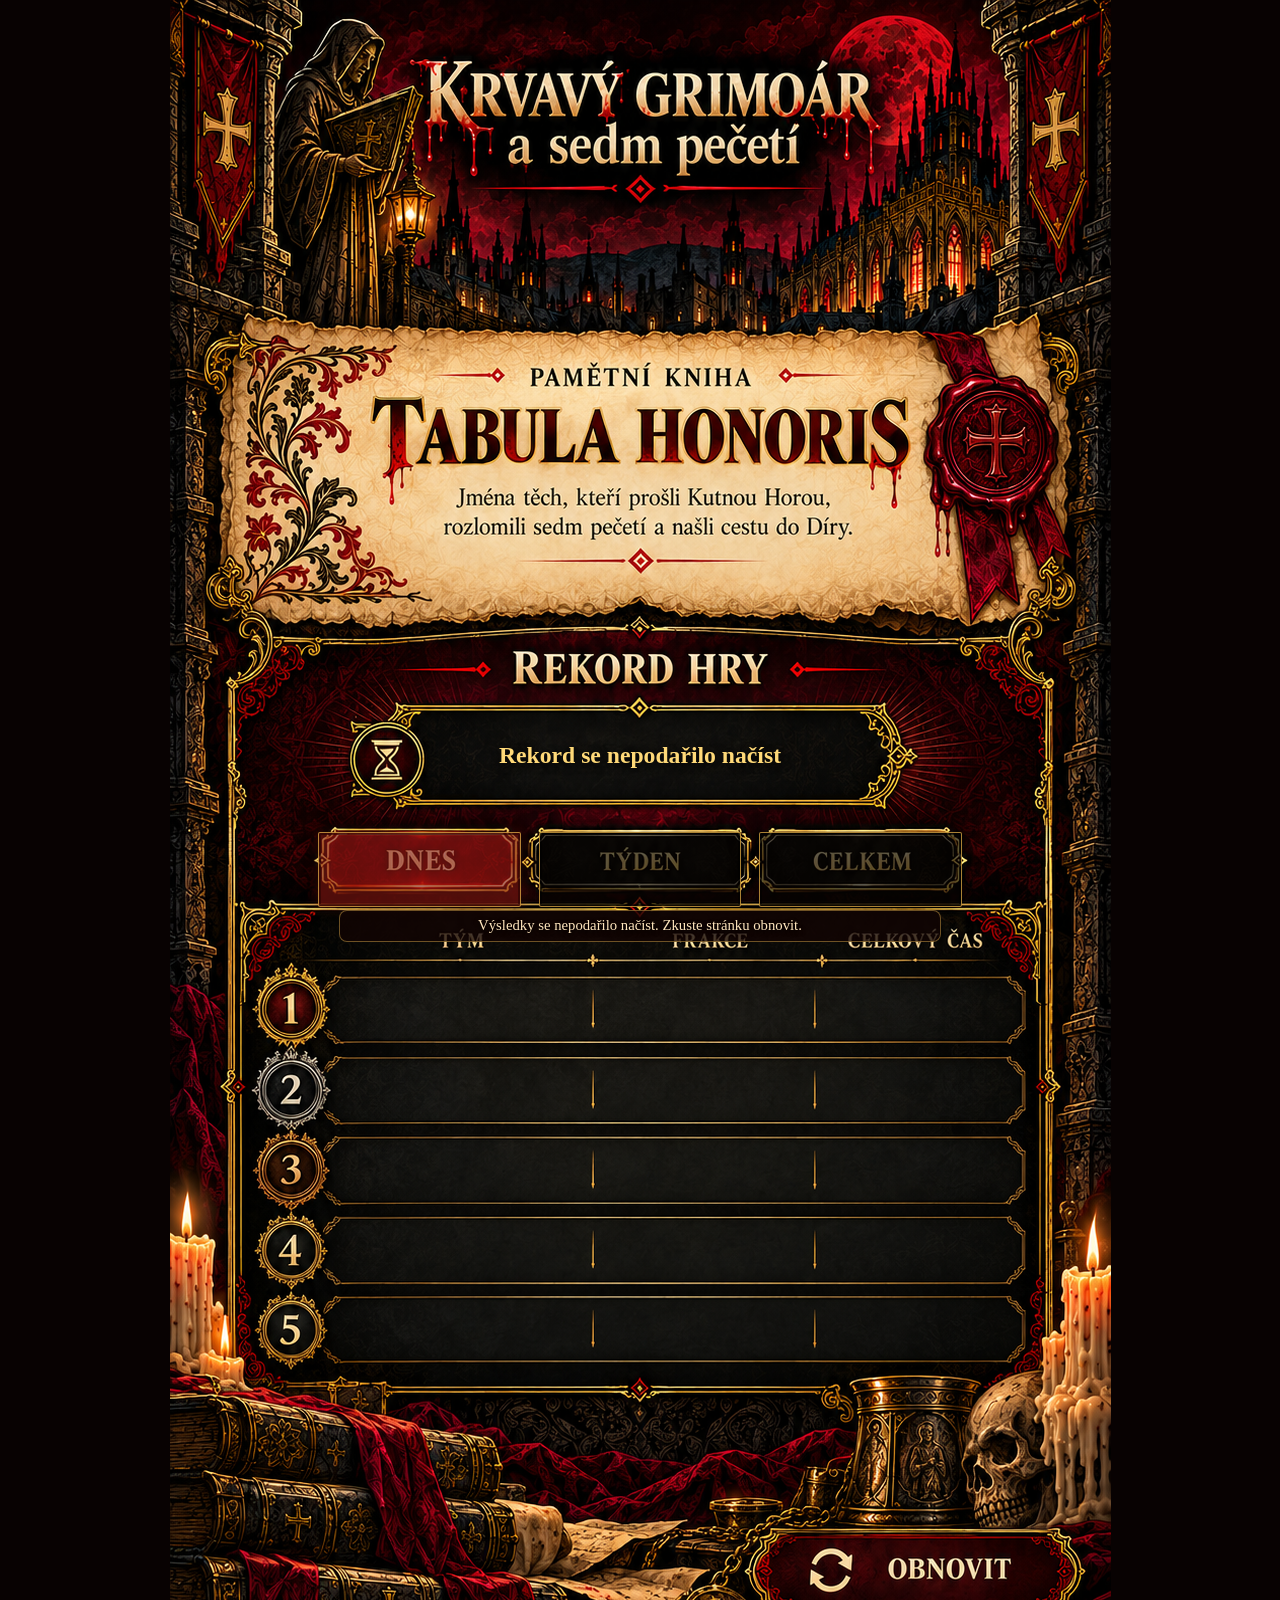
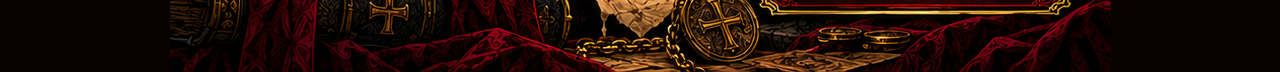
<file: vysledky.html>
<!doctype html>
<html lang="cs">
<head>
<meta charset="utf-8">
<meta name="viewport" content="width=device-width,initial-scale=1,viewport-fit=cover">
<meta name="theme-color" content="#0b0202">
<title>Krvavý grimoár – Tabula Honoris</title>
<style>
*{box-sizing:border-box}
html,body{margin:0;min-height:100%;background:#080202;font-family:Georgia,"Times New Roman",serif}
body{display:flex;justify-content:center;align-items:flex-start}
.wrap{width:min(100vw,941px);margin:0 auto}
.board{position:relative;width:100%;aspect-ratio:941/1672;background:url("assets/tabula_honoris_bg.png") center top/contain no-repeat;overflow:hidden}
.sr-only{position:absolute!important;width:1px!important;height:1px!important;padding:0!important;margin:-1px!important;overflow:hidden!important;clip:rect(0,0,0,0)!important;white-space:nowrap!important;border:0!important}
.record-value{position:absolute;left:22%;top:43.45%;width:56%;height:3.5%;display:flex;align-items:center;justify-content:center;text-align:center;padding:0 2%;color:#ffd978;font-weight:700;font-size:clamp(.78rem,2.15vw,1.48rem);line-height:1.05;text-shadow:0 2px 8px rgba(0,0,0,.9);overflow:hidden;white-space:nowrap;text-overflow:ellipsis}
.tabs{position:absolute;left:15.8%;top:49.75%;width:68.4%;height:4.5%;display:grid;grid-template-columns:repeat(3,1fr);gap:2.7%}
.tab{appearance:none;border:1px solid rgba(207,158,64,.82);background:rgba(7,4,3,.64);color:transparent;cursor:pointer;border-radius:2px;box-shadow:inset 0 0 0 2px rgba(0,0,0,.55)}
.tab.active{background:rgba(128,22,17,.62);box-shadow:inset 0 0 0 2px rgba(41,4,3,.62),0 0 14px rgba(154,32,24,.28)}
.tab:focus-visible,.refresh:focus-visible{outline:2px solid #f5d47d;outline-offset:2px}
.results{position:absolute;left:17.1%;top:57.55%;width:72.3%;height:24%;display:grid;grid-template-rows:repeat(5,1fr)}
.result-row{display:grid;grid-template-columns:42% 33% 25%;align-items:center;padding:0 3.2% 0 6.2%;min-width:0;color:#f6e7c4;text-shadow:0 2px 7px rgba(0,0,0,.9)}
.team,.faction,.time{min-width:0;overflow:hidden;text-overflow:ellipsis;white-space:nowrap;font-weight:700}
.team,.faction{font-size:clamp(.72rem,1.95vw,1.23rem)}
.time{text-align:right;padding-right:2%;color:#ffd978;font-size:clamp(.78rem,2.1vw,1.34rem);font-variant-numeric:tabular-nums}
.refresh{position:absolute;right:4.9%;bottom:2.45%;width:29.6%;height:5%;appearance:none;border:none;background:transparent;color:transparent;cursor:pointer}
.status{position:absolute;left:18%;right:18%;top:54.4%;padding:.42rem .65rem;text-align:center;color:#ffe6bd;background:rgba(18,4,3,.78);border:1px solid rgba(213,165,74,.48);border-radius:8px;font-size:clamp(.64rem,1.5vw,.92rem);text-shadow:0 2px 5px #000}
.hidden{display:none!important}
@media(max-width:640px){.record-value{font-size:clamp(.62rem,2.7vw,.92rem)}.result-row{padding-left:5.2%;padding-right:2.8%}.team,.faction{font-size:clamp(.58rem,2.35vw,.92rem)}.time{font-size:clamp(.62rem,2.45vw,.96rem)}}
</style>
</head>
<body>
<main class="wrap">
  <section class="board" aria-label="Krvavý grimoár – Tabula Honoris">
    <h1 class="sr-only">Krvavý grimoár – Tabula Honoris</h1>
    <div id="recordValue" class="record-value">Načítám rekord…</div>
    <nav class="tabs" aria-label="Období výsledků">
      <button class="tab active" type="button" data-mode="today" aria-label="Dnes" aria-pressed="true"></button>
      <button class="tab" type="button" data-mode="week" aria-label="Týden" aria-pressed="false"></button>
      <button class="tab" type="button" data-mode="all" aria-label="Celkem" aria-pressed="false"></button>
    </nav>
    <div id="status" class="status hidden" role="status"></div>
    <div id="results" class="results" aria-live="polite"></div>
    <button id="refresh" class="refresh" type="button" aria-label="Obnovit výsledky"></button>
  </section>
</main>
<script>
(() => {
  'use strict';
  const SUPABASE_URL='https://vzycwoignmhqjsthkpdx.supabase.co';
  const SUPABASE_KEY='sb_publishable_8995XXqxGddPHWHu6KPe9g_ycR_0Jwz';
  const RPC='verejne_poradi_obdobi';
  const results=document.getElementById('results');
  const recordValue=document.getElementById('recordValue');
  const status=document.getElementById('status');
  const refresh=document.getElementById('refresh');
  const tabs=[...document.querySelectorAll('.tab')];
  let mode='today',loading=false;
  function esc(value){return String(value??'').replace(/[&<>"']/g,char=>({'&':'&amp;','<':'&lt;','>':'&gt;','"':'&quot;',"'":'&#39;'}[char]))}
  function formatSeconds(value){const total=Math.max(0,Number(value)||0);const h=Math.floor(total/3600),m=Math.floor((total%3600)/60),s=Math.floor(total%60);return `${String(h).padStart(2,'0')}:${String(m).padStart(2,'0')}:${String(s).padStart(2,'0')}`}
  async function fetchPeriod(period){
    const response=await fetch(`${SUPABASE_URL}/rest/v1/rpc/${RPC}`,{method:'POST',headers:{apikey:SUPABASE_KEY,'Content-Type':'application/json'},body:JSON.stringify({p_obdobi:period})});
    if(!response.ok)throw new Error(`HTTP ${response.status}`);
    const data=await response.json();
    if(!Array.isArray(data))throw new Error('Neplatná odpověď serveru');
    return data.filter(row=>!/test/i.test(String(row.tym||''))).sort((a,b)=>(Number(a.vysledny_cas_sec)||0)-(Number(b.vysledny_cas_sec)||0));
  }
  function renderRows(data){
    results.innerHTML=data.slice(0,5).map(row=>`<div class="result-row"><div class="team">${esc(row.tym)}</div><div class="faction">${esc(row.frakce)}</div><div class="time">${formatSeconds(row.vysledny_cas_sec)}</div></div>`).join('');
  }
  function updateTabs(){tabs.forEach(tab=>{const active=tab.dataset.mode===mode;tab.classList.toggle('active',active);tab.setAttribute('aria-pressed',active?'true':'false')})}
  async function load(){
    if(loading)return;loading=true;refresh.disabled=true;status.classList.add('hidden');
    try{
      const [periodData,allData]=await Promise.all([fetchPeriod(mode),mode==='all'?Promise.resolve(null):fetchPeriod('all')]);
      const overall=allData??periodData;
      renderRows(periodData);
      recordValue.textContent=overall.length?`${overall[0].tym} · ${formatSeconds(overall[0].vysledny_cas_sec)}`:'Zatím bez zapsaného rekordu';
      if(!periodData.length){status.textContent='V tomto období zatím nejsou žádné výsledky.';status.classList.remove('hidden')}
    }catch(err){results.innerHTML='';recordValue.textContent='Rekord se nepodařilo načíst';status.textContent='Výsledky se nepodařilo načíst. Zkuste stránku obnovit.';status.classList.remove('hidden');console.error(err)}
    finally{loading=false;refresh.disabled=false}
  }
  tabs.forEach(tab=>tab.addEventListener('click',()=>{mode=tab.dataset.mode;updateTabs();load()}));
  refresh.addEventListener('click',load);
  updateTabs();load();setInterval(load,20000);
})();
</script>
</body>
</html>
</file>
